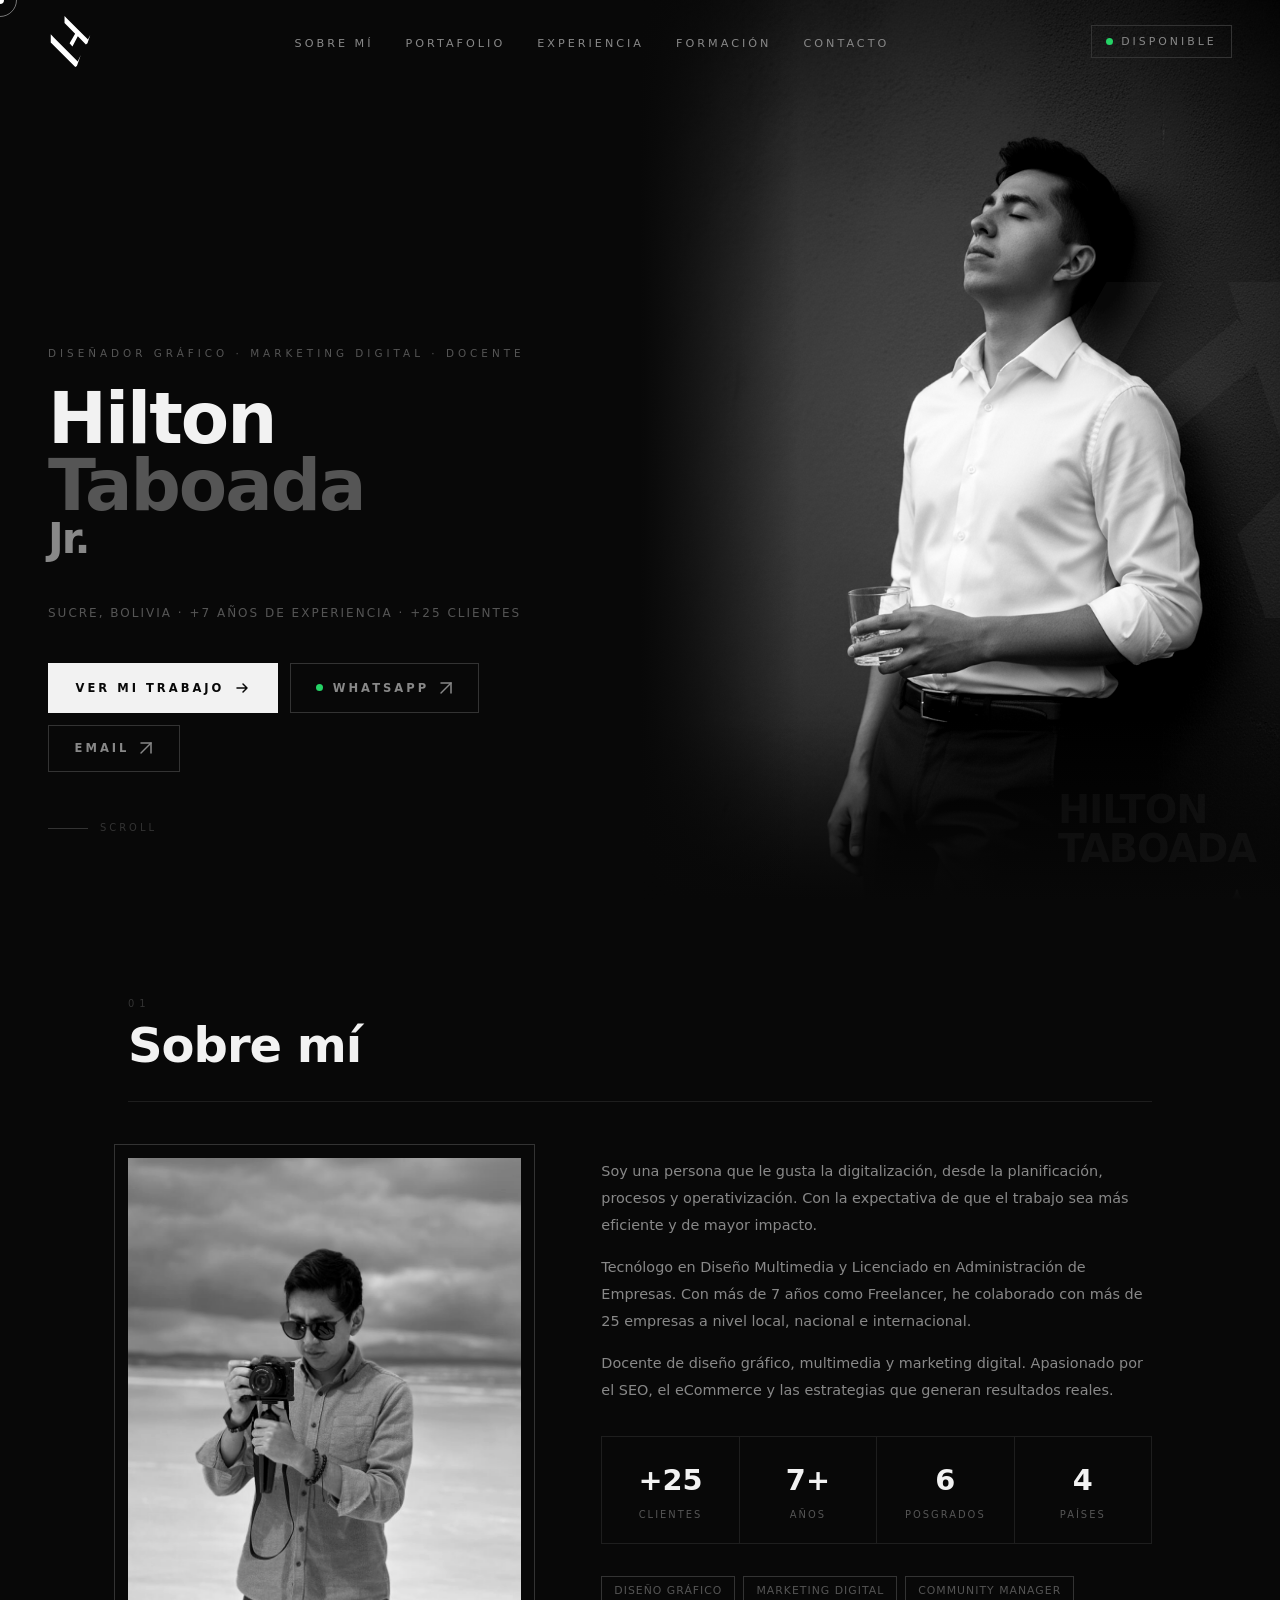
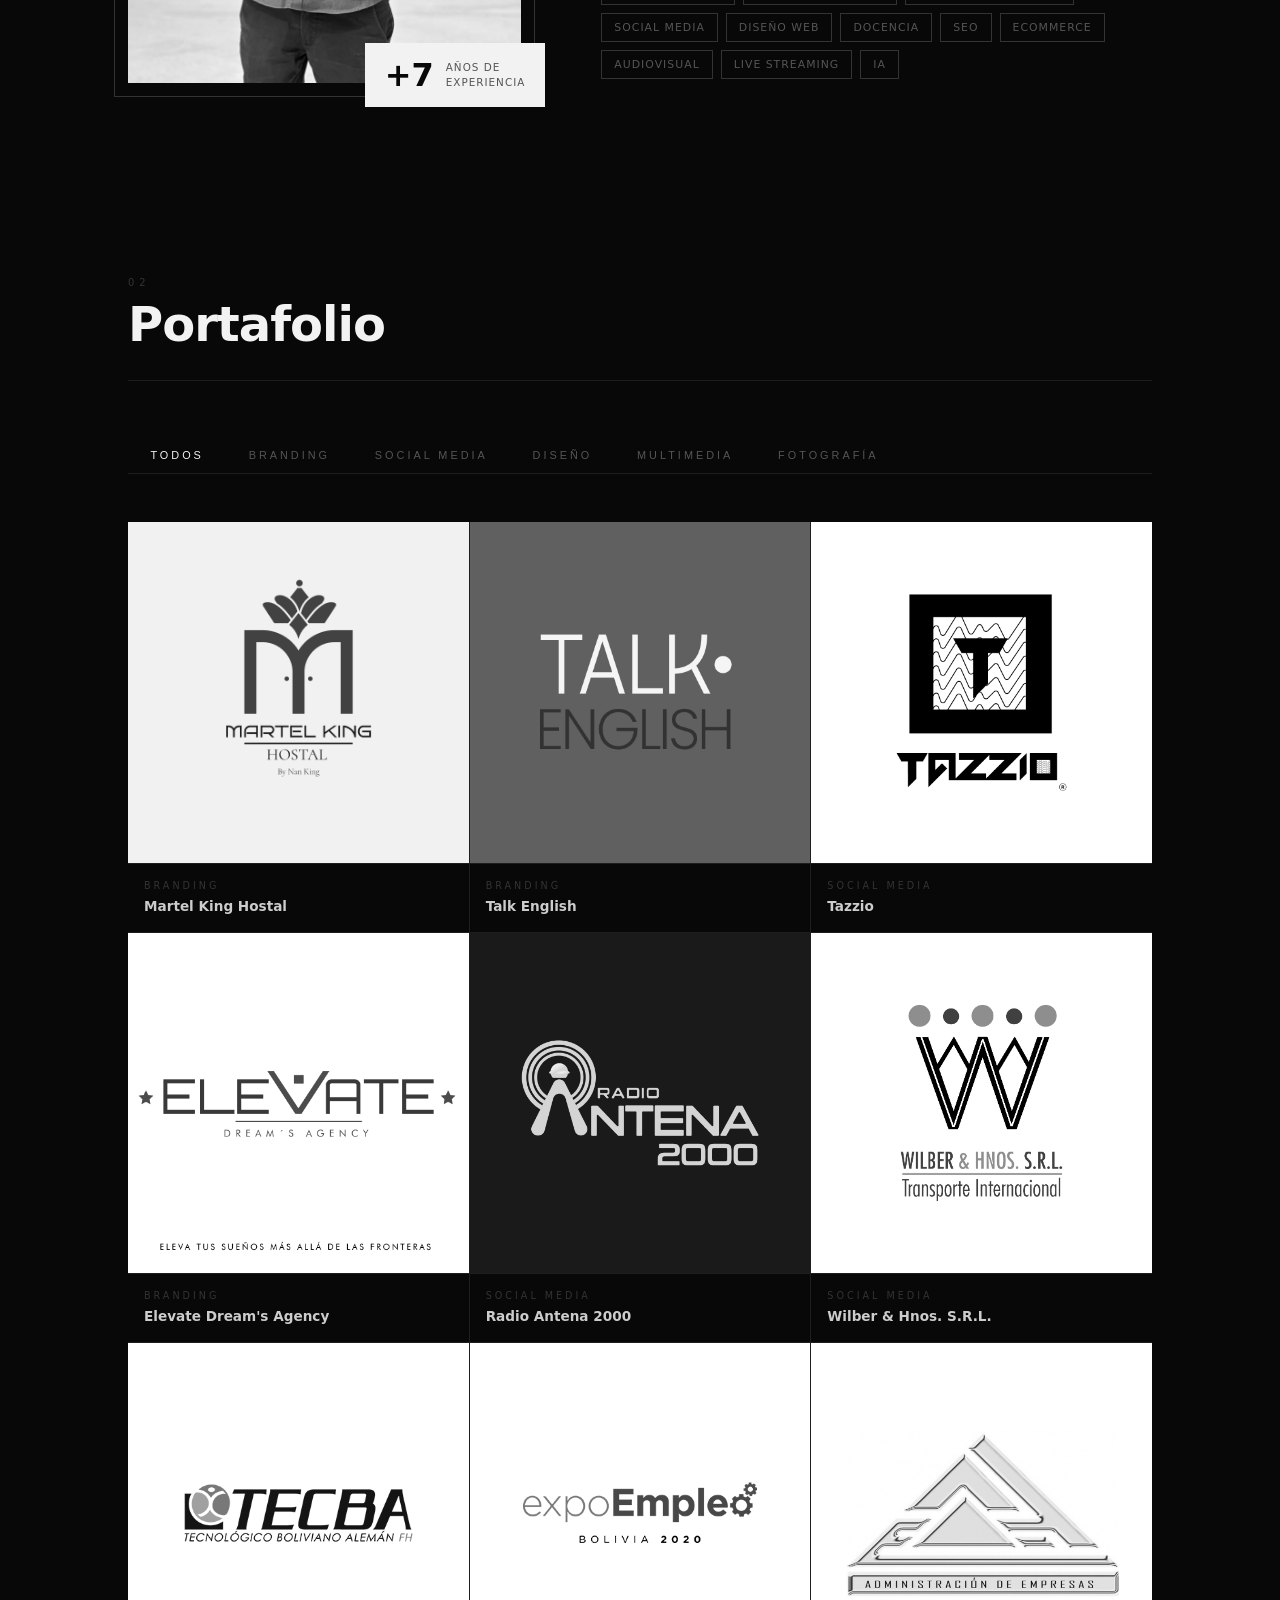
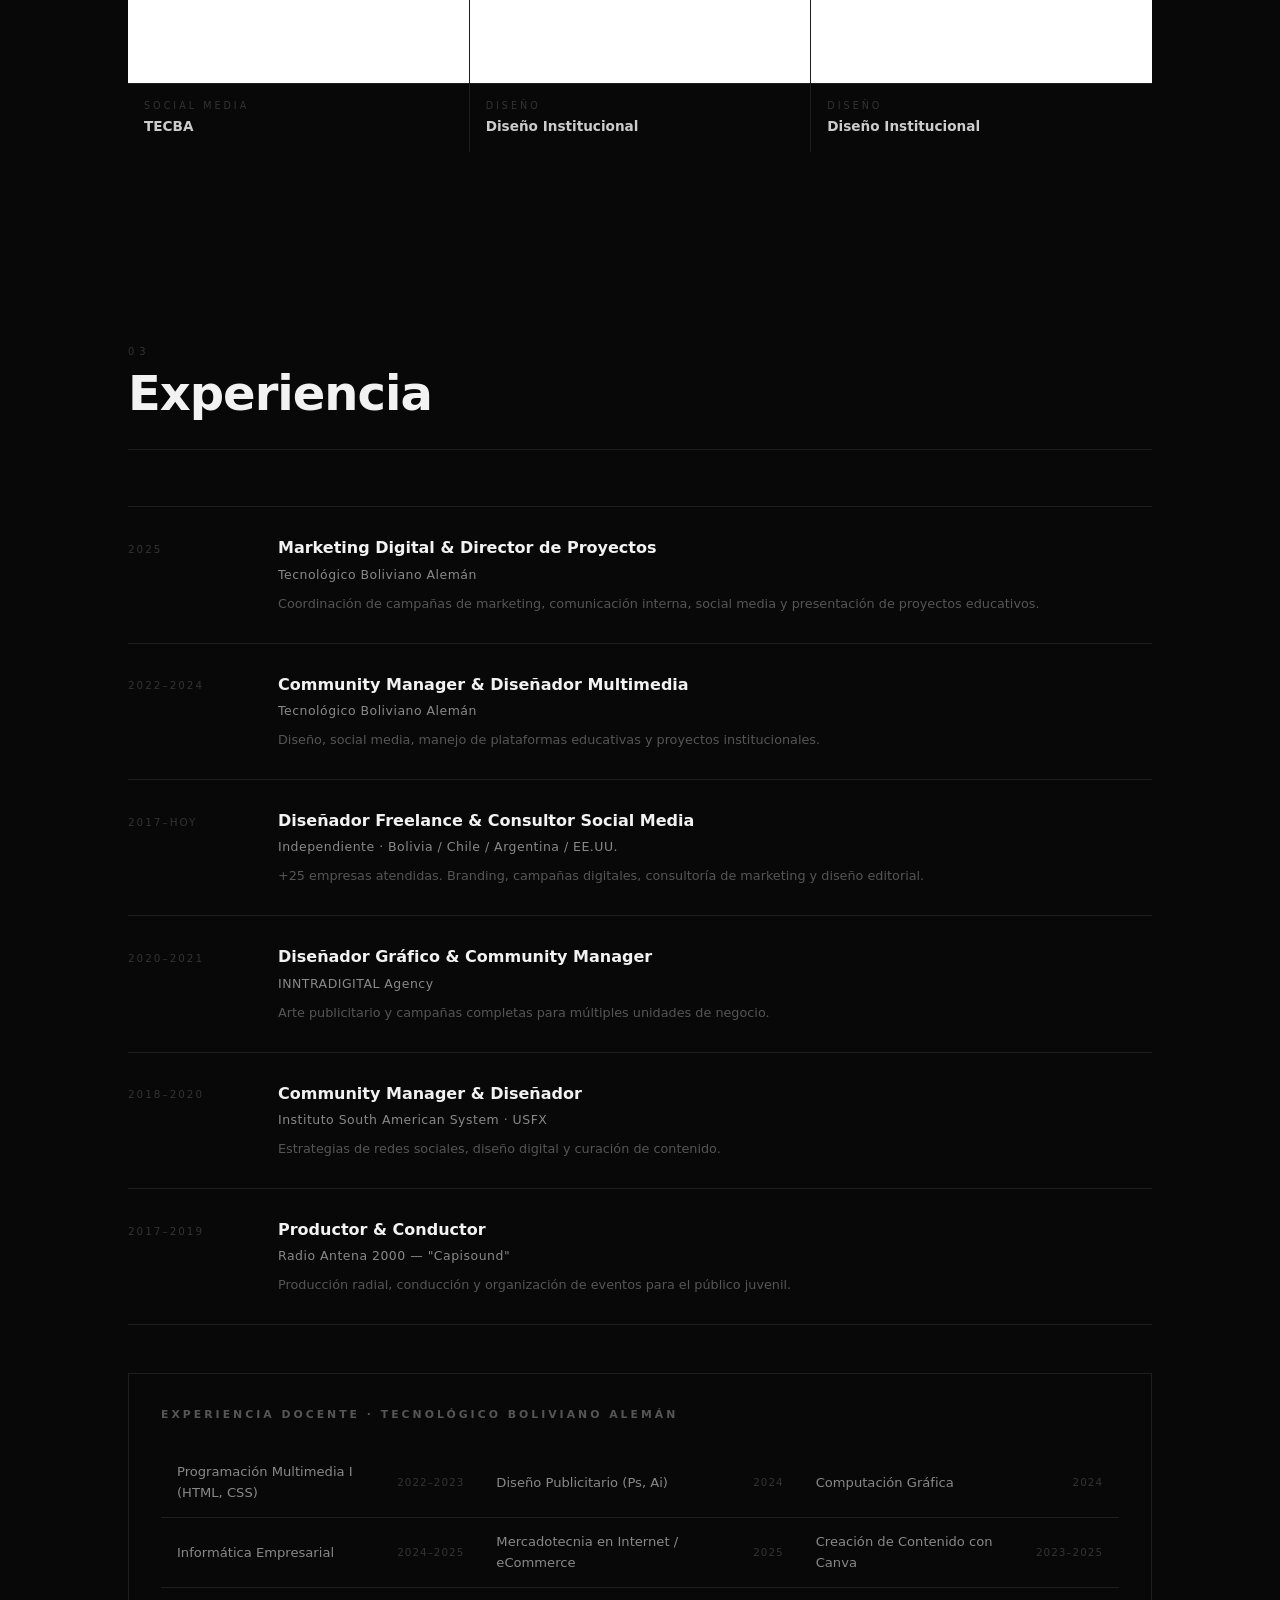
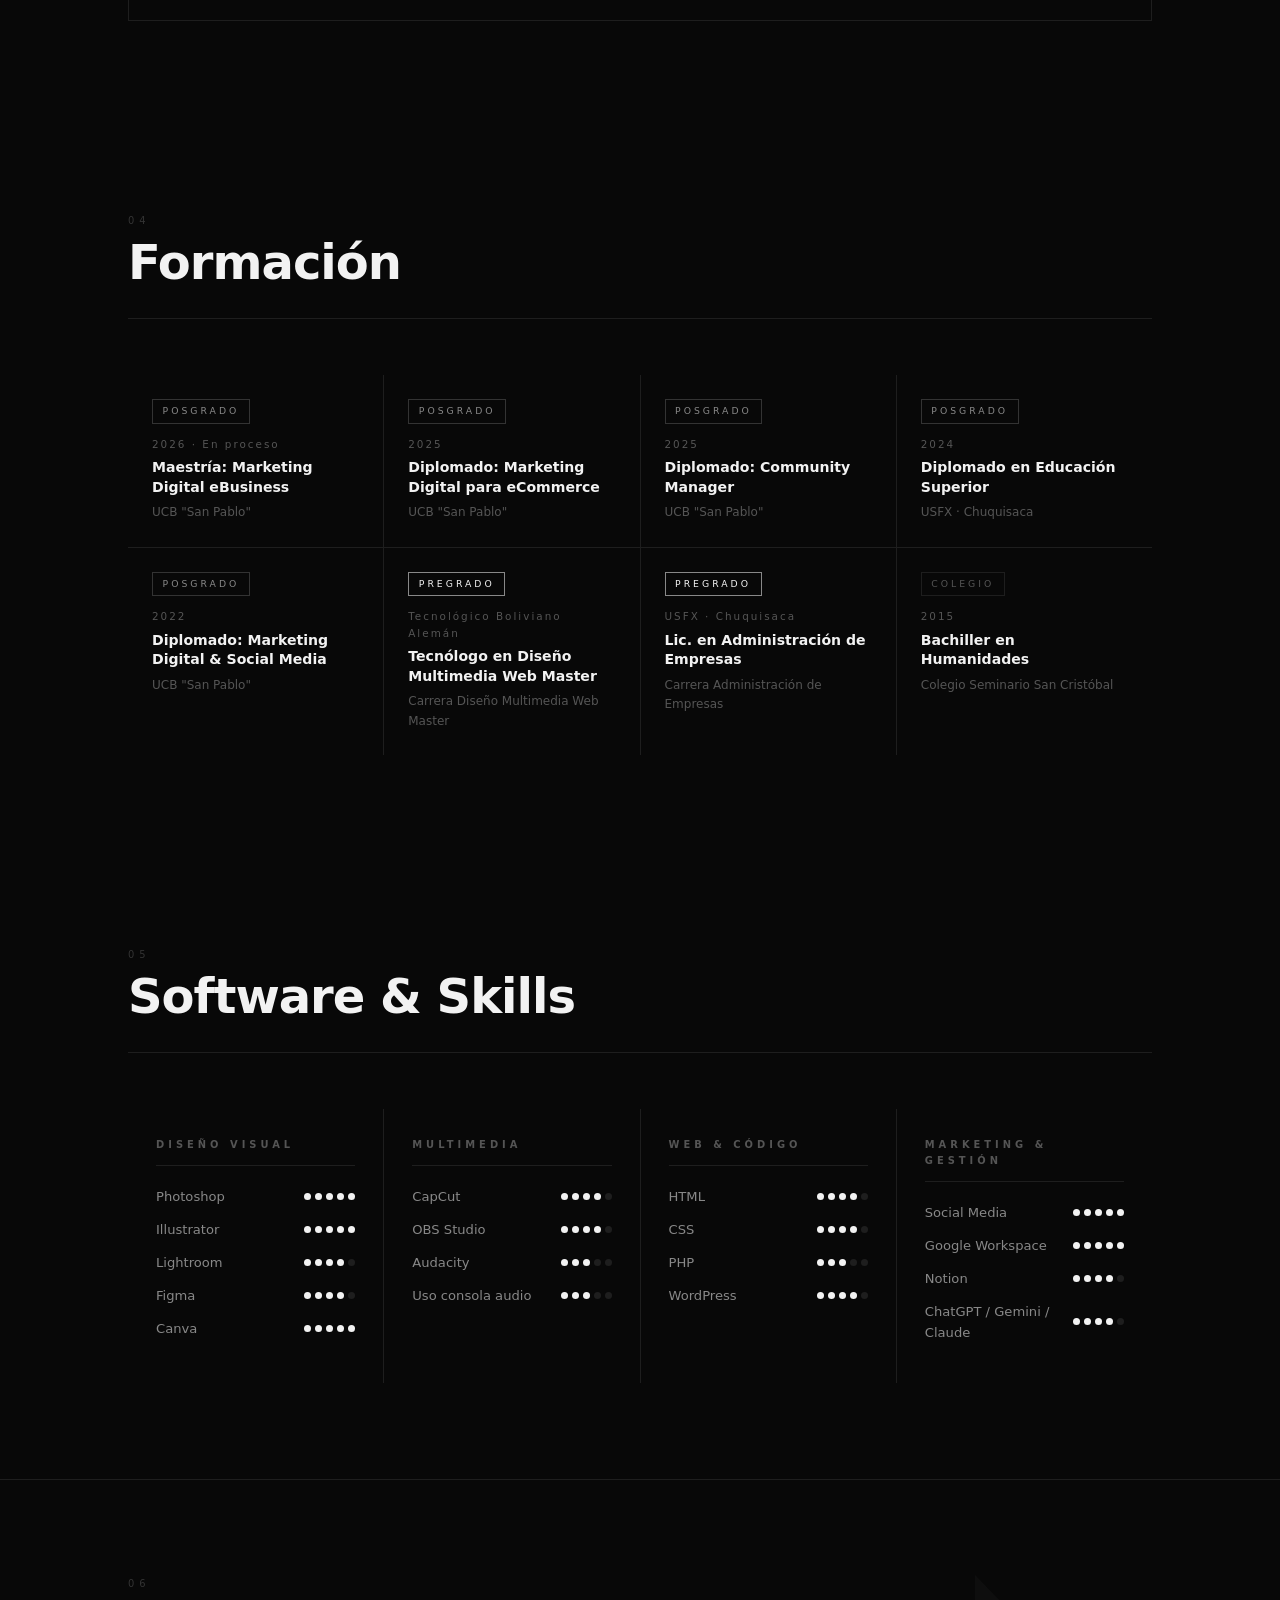
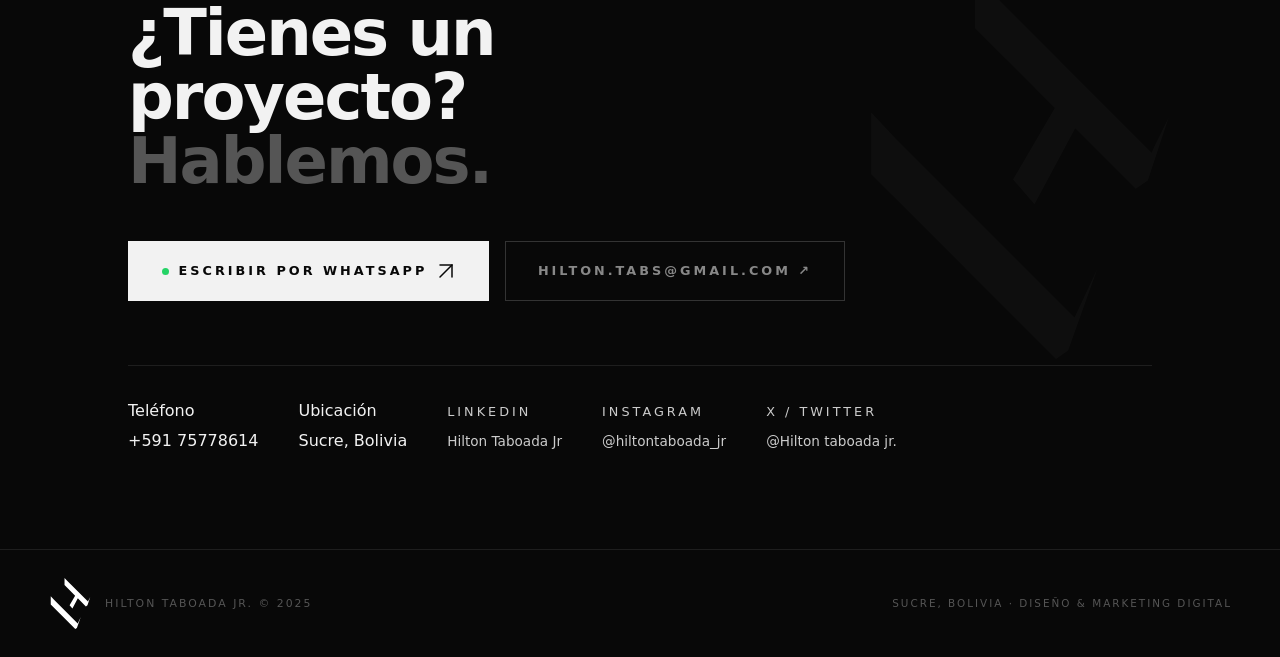
<file: index.html>
<!DOCTYPE html>
<html lang="es">
<head>
  <meta charset="UTF-8" />
  <meta name="viewport" content="width=device-width, initial-scale=1.0" />
  <title>Hilton Taboada Jr. — Diseñador & Marketing Digital</title>
  <link rel="stylesheet" href="portfolio_css.css" />
  <!-- Reemplaza con tu favicon: -->
  <link rel="icon" type="image/png" href="assets/logohilton.svg">
</head>
<body>

  <!-- ═══════════════════════════ CURSOR ═══════════════════════════ -->
  <div id="cur"></div>
  <div id="cur2"></div>

  <!-- ═══════════════════════════ NAV ═══════════════════════════ -->
  <nav id="navbar">
    <a href="#hero" class="nav-logo" aria-label="Inicio">
      <img class="logo-svg" src="assets/logohilton.svg" alt="">
    </a>
    <ul class="nav-links">
      <li><a href="#about">Sobre mí</a></li>
      <li><a href="#portfolio">Portafolio</a></li>
      <li><a href="#experience">Experiencia</a></li>
      <li><a href="#education">Formación</a></li>
      <li><a href="#contact">Contacto</a></li>
    </ul>
    <a href="https://wa.me/59175778614?text=Hola%20Hilton%2C%20vi%20tu%20portafolio%20y%20quiero%20trabajar%20contigo." target="_blank" class="nav-cta">
      <span class="wa-pulse"></span> Disponible
    </a>
  </nav>

  <!-- ═══════════════════════════ HERO ═══════════════════════════ -->
  <section id="hero">
    <div class="hero-left">
      <span class="eyebrow">Diseñador Gráfico · Marketing Digital · Docente</span>
      <h1 class="hero-name">
        Hilton<br>
        <em>Taboada</em><br>
        <span class="hero-jr">Jr.</span>
      </h1>
      <p class="hero-sub">Sucre, Bolivia · +7 años de experiencia · +25 clientes</p>
      <div class="hero-ctas">
        <a href="#portfolio" class="btn-primary">
          <span>Ver mi trabajo</span>
          <svg width="16" height="16" viewBox="0 0 16 16"><path d="M3 8h10M9 4l4 4-4 4" stroke="currentColor" stroke-width="1.5" stroke-linecap="round" stroke-linejoin="round" fill="none"/></svg>
        </a>
        <a href="https://wa.me/59175778614?text=Hola%20Hilton%2C%20vi%20tu%20portafolio%20y%20quiero%20trabajar%20contigo." target="_blank" class="btn-wa">
          <span class="wa-pulse"></span>
          <span>WhatsApp</span>
          <svg width="14" height="14" viewBox="0 0 14 14"><path d="M2 2h10v10" stroke="currentColor" stroke-width="1.5" stroke-linecap="round" fill="none"/><path d="M12 2L2 12" stroke="currentColor" stroke-width="1.5" stroke-linecap="round"/></svg>
        </a>
        <a href="mailto:hilton.tabs@gmail.com" class="btn-ghost">
          <span>Email</span>
          <svg width="14" height="14" viewBox="0 0 14 14"><path d="M2 2h10v10" stroke="currentColor" stroke-width="1.5" stroke-linecap="round" fill="none"/><path d="M12 2L2 12" stroke="currentColor" stroke-width="1.5" stroke-linecap="round"/></svg>
        </a>
      </div>
      <div class="scroll-indicator">
        <div class="scroll-line"></div>
        <span>Scroll</span>
      </div>
    </div>

    <div class="hero-right">
      <div class="hero-photo-wrap">
        <img
          src="assets/hiltonia.png"
          alt="Hilton Taboada Jr."
          class="hero-photo"
          onerror="this.parentElement.classList.add('photo-placeholder')"
        />
        <div class="photo-overlay-text">HILTON<br>TABOADA</div>
      </div>
      <!-- Logo grande decorativo fondo -->
      <div class="hero-logo-bg" aria-hidden="true">
        <svg viewBox="0 0 60 72" fill="none" xmlns="http://www.w3.org/2000/svg">
          <polygon points="0,18 10,0 22,0 8,24" fill="white"/>
          <polygon points="2,30 16,54 6,72 0,72 0,42" fill="white"/>
          <polygon points="14,28 38,8 44,16 20,36" fill="white"/>
          <polygon points="36,0 48,0 60,36 48,36" fill="white"/>
          <polygon points="50,42 60,42 60,72 44,72 38,54" fill="white"/>
        </svg>
      </div>
    </div>
  </section>

  <!-- ═══════════════════════════ ABOUT ═══════════════════════════ -->
  <section id="about" class="section">
    <div class="sec-header reveal">
      <span class="sec-num">01</span>
      <h2 class="sec-title">Sobre mí</h2>
      <div class="sec-rule"></div>
    </div>

    <div class="about-grid">
      <!-- FOTO ABOUT -->
      <div class="about-photo-wrap reveal">
        <img
          src="assets/hilton uyuni camara.jpg"
          alt="Hilton Taboada Jr."
          class="about-photo"
          onerror="this.parentElement.classList.add('photo-placeholder')"
        />
        <div class="about-photo-frame"></div>
        <div class="about-photo-badge">
          <span class="badge-num">+7</span>
          <span class="badge-txt">años de<br>experiencia</span>
        </div>
      </div>

      <div class="about-content reveal">
        <p>Soy una persona que le gusta la digitalización, desde la planificación, procesos y operativización. Con la expectativa de que el trabajo sea más eficiente y de mayor impacto.</p>
        <p>Tecnólogo en Diseño Multimedia y Licenciado en Administración de Empresas. Con más de 7 años como Freelancer, he colaborado con más de 25 empresas a nivel local, nacional e internacional.</p>
        <p>Docente de diseño gráfico, multimedia y marketing digital. Apasionado por el SEO, el eCommerce y las estrategias que generan resultados reales.</p>

        <div class="stats-grid">
          <div class="stat"><span class="stat-n">+25</span><span class="stat-l">Clientes</span></div>
          <div class="stat"><span class="stat-n">7+</span><span class="stat-l">Años</span></div>
          <div class="stat"><span class="stat-n">6</span><span class="stat-l">Posgrados</span></div>
          <div class="stat"><span class="stat-n">4</span><span class="stat-l">Países</span></div>
        </div>

        <div class="tags">
          <span class="tag">Diseño Gráfico</span>
          <span class="tag">Marketing Digital</span>
          <span class="tag">Community Manager</span>
          <span class="tag">Social Media</span>
          <span class="tag">Diseño Web</span>
          <span class="tag">Docencia</span>
          <span class="tag">SEO</span>
          <span class="tag">eCommerce</span>
          <span class="tag">Audiovisual</span>
          <span class="tag">Live Streaming</span>
          <span class="tag">IA</span>
        </div>
      </div>
    </div>
  </section>

  <!-- ═══════════════════════════ PORTFOLIO ═══════════════════════════ -->
  <section id="portfolio" class="section">
    <div class="sec-header reveal">
      <span class="sec-num">02</span>
      <h2 class="sec-title">Portafolio</h2>
      <div class="sec-rule"></div>
    </div>

    <div class="port-filters reveal">
      <button class="pf active" data-filter="all">Todos</button>
      <button class="pf" data-filter="branding">Branding</button>
      <button class="pf" data-filter="social">Social Media</button>
      <button class="pf" data-filter="Diseño">Diseño</button>
      <button class="pf" data-filter="multimedia">Multimedia</button>
      <button class="pf" data-filter="fotografia">Fotografía</button>
    </div>

    <!--
      ╔══════════════════════════════════════════════════════════╗
      ║  GALERÍA DE PROYECTOS                                    ║
      ║  Cada .port-card tiene:                                  ║
      ║    data-cat="branding|social|web|multimedia"             ║
      ║    <img src="assets/proyectos/nombre.jpg">               ║
      ║  Tamaño de imagen recomendado: 600×600px (1:1)           ║
      ╚══════════════════════════════════════════════════════════╝
    -->
    <div class="port-grid reveal" id="port-grid">

      <div class="port-card" data-cat="branding" data-id="martel-king">
        <div class="port-img-wrap">
          <img src="assets/proyectos/Martel/Martel Logo I.png" alt="Martel King Hostal" onerror="this.parentElement.classList.add('img-placeholder')" data-label="Martel King — Branding" />
          <div class="port-hover">
            <span class="ph-cat">Branding</span>
            <span class="ph-title">Martel King Hostal</span>
            <span class="ph-desc">Branding completo para hostal boutique</span>
          </div>
        </div>
        <div class="port-info">
          <span class="pi-cat">Branding</span>
          <span class="pi-title">Martel King Hostal</span>
        </div>
      </div>

      <div class="port-card" data-cat="branding" data-id="talk-english">
        <div class="port-img-wrap">
          <img src="assets/proyectos/Talk - English/Perfil Talk.png" alt="Talk English" onerror="this.parentElement.classList.add('img-placeholder')" data-label="Talk English — Branding" />
          <div class="port-hover">
            <span class="ph-cat">Branding</span>
            <span class="ph-title">Talk English</span>
            <span class="ph-desc">Identidad visual para academia de inglés</span>
          </div>
        </div>
        <div class="port-info">
          <span class="pi-cat">Branding</span>
          <span class="pi-title">Talk English</span>
        </div>
      </div>

      <div class="port-card" data-cat="branding" data-id="tazzio">
        <div class="port-img-wrap">
          <img src="assets/proyectos/Tazzio/tazzio logo.png" alt="tazzio" onerror="this.parentElement.classList.add('img-placeholder')" data-label="tazzio — Branding" />
          <div class="port-hover">
            <span class="ph-cat">Branding</span>
            <span class="ph-title">Tazzio</span>
            <span class="ph-desc">Campaña de posts y contenido digital</span>
          </div>
        </div>
        <div class="port-info">
          <span class="pi-cat">Social Media</span>
          <span class="pi-title">Tazzio</span>
        </div>
      </div>

      <div class="port-card" data-cat="branding" data-id="elevate">
        <div class="port-img-wrap">
          <img src="assets/proyectos/Elevate/Perfil Elevate.png" alt="Elevate Dream's Agency" onerror="this.parentElement.classList.add('img-placeholder')" data-label="Elevate — Branding" />
          <div class="port-hover">
            <span class="ph-cat">Branding</span>
            <span class="ph-title">Elevate Dream's Agency</span>
            <span class="ph-desc">Arte publicitario para agencia creativa</span>
          </div>
        </div>
        <div class="port-info">
          <span class="pi-cat">Branding</span>
          <span class="pi-title">Elevate Dream's Agency</span>
        </div>
      </div>

      <div class="port-card" data-cat="social" data-id="antena-2000">
        <div class="port-img-wrap">
          <img src="assets/proyectos/radio/radio antena.png" alt="Radio Antena 2000" onerror="this.parentElement.classList.add('img-placeholder')" data-label="Radio Antena 2000 — Social" />
          <div class="port-hover">
            <span class="ph-cat">Social Media</span>
            <span class="ph-title">Radio Antena 2000</span>
            <span class="ph-desc">Gestión y diseño de contenido radial</span>
          </div>
        </div>
        <div class="port-info">
          <span class="pi-cat">Social Media</span>
          <span class="pi-title">Radio Antena 2000</span>
        </div>
      </div>

      <div class="port-card" data-cat="social" data-id="wilber">
        <div class="port-img-wrap">
          <img src="assets/proyectos/Wilber/wilberlogo.jpg" alt="Wilber & Hnos." onerror="this.parentElement.classList.add('img-placeholder')" data-label="Wilber & Hnos. — Social" />
          <div class="port-hover">
            <span class="ph-cat">Social Media</span>
            <span class="ph-title">Wilber & Hnos. S.R.L.</span>
            <span class="ph-desc">Diseño para empresa de transporte</span>
          </div>
        </div>
        <div class="port-info">
          <span class="pi-cat">Social Media</span>
          <span class="pi-title">Wilber & Hnos. S.R.L.</span>
        </div>
      </div>

      <div class="port-card" data-cat="social" data-id="tecba">
        <div class="port-img-wrap">
          <img src="assets/proyectos/tecba/logo tecba.png" alt="TECBA" onerror="this.parentElement.classList.add('img-placeholder')" data-label="TECBA — Social" />
          <div class="port-hover">
            <span class="ph-cat">Social Media</span>
            <span class="ph-title">TECBA</span>
            <span class="ph-desc">Marketing Digital Integral</span>
          </div>
        </div>
        <div class="port-info">
          <span class="pi-cat">Social Media</span>
          <span class="pi-title">TECBA</span>
        </div>
      </div>

      <div class="port-card" data-cat="Diseño" data-id="expoempleo">
        <div class="port-img-wrap">
          <img src="assets/proyectos/expoempleo/logo.png" alt="Diseño" onerror="this.parentElement.classList.add('img-placeholder')" data-label="Diseño Publicitario" />
          <div class="port-hover">
            <span class="ph-cat">Diseño Publicitario</span>
            <span class="ph-title">ExpoEmpleo Bolivia</span>
            <span class="ph-desc">Creatividad y presencia digital</span>
          </div>
        </div>
        <div class="port-info">
          <span class="pi-cat">Diseño</span>
          <span class="pi-title">Diseño Institucional</span>
        </div>
      </div>

      <div class="port-card" data-cat="Diseño" data-id="adm">
        <div class="port-img-wrap">
          <img src="assets/proyectos/adm/logo.jpg" alt="Diseño" onerror="this.parentElement.classList.add('img-placeholder')" data-label="Diseño Publicitario" />
          <div class="port-hover">
            <span class="ph-cat">Diseño Intitucional</span>
            <span class="ph-title">Administración de Empresas USFX</span>
            <span class="ph-desc">Creatividad y presencia digital</span>
          </div>
        </div>
        <div class="port-info">
          <span class="pi-cat">Diseño</span>
          <span class="pi-title">Diseño Institucional</span>
        </div>
      </div>

      <!-- ══ AGREGAR MÁS PROYECTOS AQUÍ ══
      <div class="port-card" data-cat="branding">
        <div class="port-img-wrap">
          <img src="assets/proyectos/tu-proyecto.jpg" alt="Nombre proyecto" onerror="this.parentElement.classList.add('img-placeholder')" data-label="Nombre — Categoría" />
          <div class="port-hover">
            <span class="ph-cat">Categoría</span>
            <span class="ph-title">Nombre del proyecto</span>
            <span class="ph-desc">Descripción breve</span>
          </div>
        </div>
        <div class="port-info">
          <span class="pi-cat">Categoría</span>
          <span class="pi-title">Nombre del proyecto</span>
        </div>
      </div>
      ══ FIN PROYECTOS ══ -->

    </div>
  </section>

  <!-- ═══════════════════════════ EXPERIENCE ═══════════════════════════ -->
  <section id="experience" class="section">
    <div class="sec-header reveal">
      <span class="sec-num">03</span>
      <h2 class="sec-title">Experiencia</h2>
      <div class="sec-rule"></div>
    </div>

    <div class="exp-list reveal">
      <div class="exp-item">
        <div class="exp-left">
          <span class="exp-period">2025</span>
        </div>
        <div class="exp-right">
          <h3 class="exp-role">Marketing Digital & Director de Proyectos</h3>
          <p class="exp-org">Tecnológico Boliviano Alemán</p>
          <p class="exp-desc">Coordinación de campañas de marketing, comunicación interna, social media y presentación de proyectos educativos.</p>
        </div>
      </div>

      <div class="exp-item">
        <div class="exp-left">
          <span class="exp-period">2022–2024</span>
        </div>
        <div class="exp-right">
          <h3 class="exp-role">Community Manager & Diseñador Multimedia</h3>
          <p class="exp-org">Tecnológico Boliviano Alemán</p>
          <p class="exp-desc">Diseño, social media, manejo de plataformas educativas y proyectos institucionales.</p>
        </div>
      </div>

      <div class="exp-item">
        <div class="exp-left">
          <span class="exp-period">2017–Hoy</span>
        </div>
        <div class="exp-right">
          <h3 class="exp-role">Diseñador Freelance & Consultor Social Media</h3>
          <p class="exp-org">Independiente · Bolivia / Chile / Argentina / EE.UU.</p>
          <p class="exp-desc">+25 empresas atendidas. Branding, campañas digitales, consultoría de marketing y diseño editorial.</p>
        </div>
      </div>

      <div class="exp-item">
        <div class="exp-left">
          <span class="exp-period">2020–2021</span>
        </div>
        <div class="exp-right">
          <h3 class="exp-role">Diseñador Gráfico & Community Manager</h3>
          <p class="exp-org">INNTRADIGITAL Agency</p>
          <p class="exp-desc">Arte publicitario y campañas completas para múltiples unidades de negocio.</p>
        </div>
      </div>

      <div class="exp-item">
        <div class="exp-left">
          <span class="exp-period">2018–2020</span>
        </div>
        <div class="exp-right">
          <h3 class="exp-role">Community Manager & Diseñador</h3>
          <p class="exp-org">Instituto South American System · USFX</p>
          <p class="exp-desc">Estrategias de redes sociales, diseño digital y curación de contenido.</p>
        </div>
      </div>

      <div class="exp-item">
        <div class="exp-left">
          <span class="exp-period">2017–2019</span>
        </div>
        <div class="exp-right">
          <h3 class="exp-role">Productor & Conductor</h3>
          <p class="exp-org">Radio Antena 2000 — "Capisound"</p>
          <p class="exp-desc">Producción radial, conducción y organización de eventos para el público juvenil.</p>
        </div>
      </div>
    </div>

    <!-- DOCENCIA -->
    <div class="docencia-wrap reveal">
      <h3 class="docencia-title">Experiencia Docente · Tecnológico Boliviano Alemán</h3>
      <div class="docencia-grid">
        <div class="doc-item"><span>Programación Multimedia I (HTML, CSS)</span><span class="doc-year">2022–2023</span></div>
        <div class="doc-item"><span>Diseño Publicitario (Ps, Ai)</span><span class="doc-year">2024</span></div>
        <div class="doc-item"><span>Computación Gráfica</span><span class="doc-year">2024</span></div>
        <div class="doc-item"><span>Informática Empresarial</span><span class="doc-year">2024–2025</span></div>
        <div class="doc-item"><span>Mercadotecnia en Internet / eCommerce</span><span class="doc-year">2025</span></div>
        <div class="doc-item"><span>Creación de Contenido con Canva</span><span class="doc-year">2023–2025</span></div>
      </div>
    </div>
  </section>

  <!-- ═══════════════════════════ EDUCATION ═══════════════════════════ -->
  <section id="education" class="section">
    <div class="sec-header reveal">
      <span class="sec-num">04</span>
      <h2 class="sec-title">Formación</h2>
      <div class="sec-rule"></div>
    </div>

    <div class="edu-grid reveal">
      <div class="edu-card level-pos">
        <span class="edu-level">Posgrado</span>
        <span class="edu-year">2026 · En proceso</span>
        <h4 class="edu-deg">Maestría: Marketing Digital eBusiness</h4>
        <p class="edu-inst">UCB "San Pablo"</p>
      </div>
      <div class="edu-card level-pos">
        <span class="edu-level">Posgrado</span>
        <span class="edu-year">2025</span>
        <h4 class="edu-deg">Diplomado: Marketing Digital para eCommerce</h4>
        <p class="edu-inst">UCB "San Pablo"</p>
      </div>
      <div class="edu-card level-pos">
        <span class="edu-level">Posgrado</span>
        <span class="edu-year">2025</span>
        <h4 class="edu-deg">Diplomado: Community Manager</h4>
        <p class="edu-inst">UCB "San Pablo"</p>
      </div>
      <div class="edu-card level-pos">
        <span class="edu-level">Posgrado</span>
        <span class="edu-year">2024</span>
        <h4 class="edu-deg">Diplomado en Educación Superior</h4>
        <p class="edu-inst">USFX · Chuquisaca</p>
      </div>
      <div class="edu-card level-pos">
        <span class="edu-level">Posgrado</span>
        <span class="edu-year">2022</span>
        <h4 class="edu-deg">Diplomado: Marketing Digital & Social Media</h4>
        <p class="edu-inst">UCB "San Pablo"</p>
      </div>
      <div class="edu-card level-pre">
        <span class="edu-level">Pregrado</span>
        <span class="edu-year">Tecnológico Boliviano Alemán</span>
        <h4 class="edu-deg">Tecnólogo en Diseño Multimedia Web Master</h4>
        <p class="edu-inst">Carrera Diseño Multimedia Web Master</p>
      </div>
      <div class="edu-card level-pre">
        <span class="edu-level">Pregrado</span>
        <span class="edu-year">USFX · Chuquisaca</span>
        <h4 class="edu-deg">Lic. en Administración de Empresas</h4>
        <p class="edu-inst">Carrera Administración de Empresas</p>
      </div>
      <div class="edu-card level-col">
        <span class="edu-level">Colegio</span>
        <span class="edu-year">2015</span>
        <h4 class="edu-deg">Bachiller en Humanidades</h4>
        <p class="edu-inst">Colegio Seminario San Cristóbal</p>
      </div>
    </div>
  </section>

  <!-- ═══════════════════════════ SKILLS ═══════════════════════════ -->
  <section id="skills" class="section">
    <div class="sec-header reveal">
      <span class="sec-num">05</span>
      <h2 class="sec-title">Software & Skills</h2>
      <div class="sec-rule"></div>
    </div>

    <div class="sk-grid reveal">
      <div class="sk-cat">
        <h4 class="sk-title">Diseño Visual</h4>
        <div class="sk-row"><span>Photoshop</span><div class="sk-dots" data-val="5"></div></div>
        <div class="sk-row"><span>Illustrator</span><div class="sk-dots" data-val="5"></div></div>
        <div class="sk-row"><span>Lightroom</span><div class="sk-dots" data-val="4"></div></div>
        <div class="sk-row"><span>Figma</span><div class="sk-dots" data-val="4"></div></div>
        <div class="sk-row"><span>Canva</span><div class="sk-dots" data-val="5"></div></div>
      </div>
      <div class="sk-cat">
        <h4 class="sk-title">Multimedia</h4>
        <div class="sk-row"><span>CapCut</span><div class="sk-dots" data-val="4"></div></div>
        <div class="sk-row"><span>OBS Studio</span><div class="sk-dots" data-val="4"></div></div>
        <div class="sk-row"><span>Audacity</span><div class="sk-dots" data-val="3"></div></div>
        <div class="sk-row"><span>Uso consola audio</span><div class="sk-dots" data-val="3"></div></div>
      </div>
      <div class="sk-cat">
        <h4 class="sk-title">Web & Código</h4>
        <div class="sk-row"><span>HTML</span><div class="sk-dots" data-val="4"></div></div>
        <div class="sk-row"><span>CSS</span><div class="sk-dots" data-val="4"></div></div>
        <div class="sk-row"><span>PHP</span><div class="sk-dots" data-val="3"></div></div>
        <div class="sk-row"><span>WordPress</span><div class="sk-dots" data-val="4"></div></div>
      </div>
      <div class="sk-cat">
        <h4 class="sk-title">Marketing & Gestión</h4>
        <div class="sk-row"><span>Social Media</span><div class="sk-dots" data-val="5"></div></div>
        <div class="sk-row"><span>Google Workspace</span><div class="sk-dots" data-val="5"></div></div>
        <div class="sk-row"><span>Notion</span><div class="sk-dots" data-val="4"></div></div>
        <div class="sk-row"><span>ChatGPT / Gemini / Claude</span><div class="sk-dots" data-val="4"></div></div>
      </div>
    </div>
  </section>

  <!-- ═══════════════════════════ CONTACT ═══════════════════════════ -->
  <section id="contact" class="section contact-section">
    <div class="contact-inner reveal">
      <div class="contact-logo-bg" aria-hidden="true">
        <img class="logo-svg" src="assets/logohilton.svg" alt="Logo de Hilton Taboada Jr.">
      </div>
      <span class="sec-num">06</span>
      <h2 class="contact-big">¿Tienes un<br>proyecto?<br><em>Hablemos.</em></h2>
      <div class="contact-ctas">
        <a href="https://wa.me/59175778614?text=Hola%20Hilton%2C%20vi%20tu%20portafolio%20y%20quiero%20trabajar%20contigo." target="_blank" class="btn-primary btn-lg">
          <span class="wa-pulse"></span>
          <span>Escribir por WhatsApp</span>
          <svg width="18" height="18" viewBox="0 0 18 18"><path d="M3 3h12v12" stroke="currentColor" stroke-width="1.5" stroke-linecap="round" fill="none"/><path d="M15 3L3 15" stroke="currentColor" stroke-width="1.5" stroke-linecap="round"/></svg>
        </a>
        <a href="mailto:hilton.tabs@gmail.com" class="btn-ghost btn-lg">
          hilton.tabs@gmail.com ↗
        </a>
      </div>
      <div class="contact-info-row">
        <div class="ci"><span class="ci-l">Teléfono</span><span class="ci-v">+591 75778614</span></div>
        <div class="ci"><span class="ci-l">Ubicación</span><span class="ci-v">Sucre, Bolivia</span></div>
        <div class="ci"><span class="ci-l"><a href="https://www.linkedin.com/in/hiltontaboada" target="_blank">LinkedIn</a></span><span class="ci-v"><a href="https://www.linkedin.com/in/hiltontaboada" target="_blank">Hilton Taboada Jr</a></span></div>
        <div class="ci"><span class="ci-l"><a href="https://www.instagram.com/hiltontaboada_jr" target="_blank">Instagram</a></span><span class="ci-v"><a href="https://www.instagram.com/hiltontaboada_jr" target="_blank">@hiltontaboada_jr</a></span></div>
        <div class="ci"><span class="ci-l"><a href="https://twitter.com/HiltonTaboada" target="_blank">X / Twitter</a></span><span class="ci-v"><a href="https://twitter.com/HiltonTaboada" target="_blank">@Hilton taboada jr.</a></span></div>
      </div>
    </div>
  </section>

  <!-- ═══════════════════════════ FOOTER ═══════════════════════════ -->
  <footer>
    <div class="footer-logo">
      <img class="logo-svg" src="assets/logohilton.svg" alt="Logo de Hilton Taboada Jr.">
      <span>Hilton Taboada Jr. © 2025</span>
    </div>
    <span class="footer-right">Sucre, Bolivia · Diseño & Marketing Digital</span>
  </footer>
  <script src="datos.js"></script>
  <script src="main.js"></script>
  <script src="proyecto.js"></script>

</body>
</html>
</file>
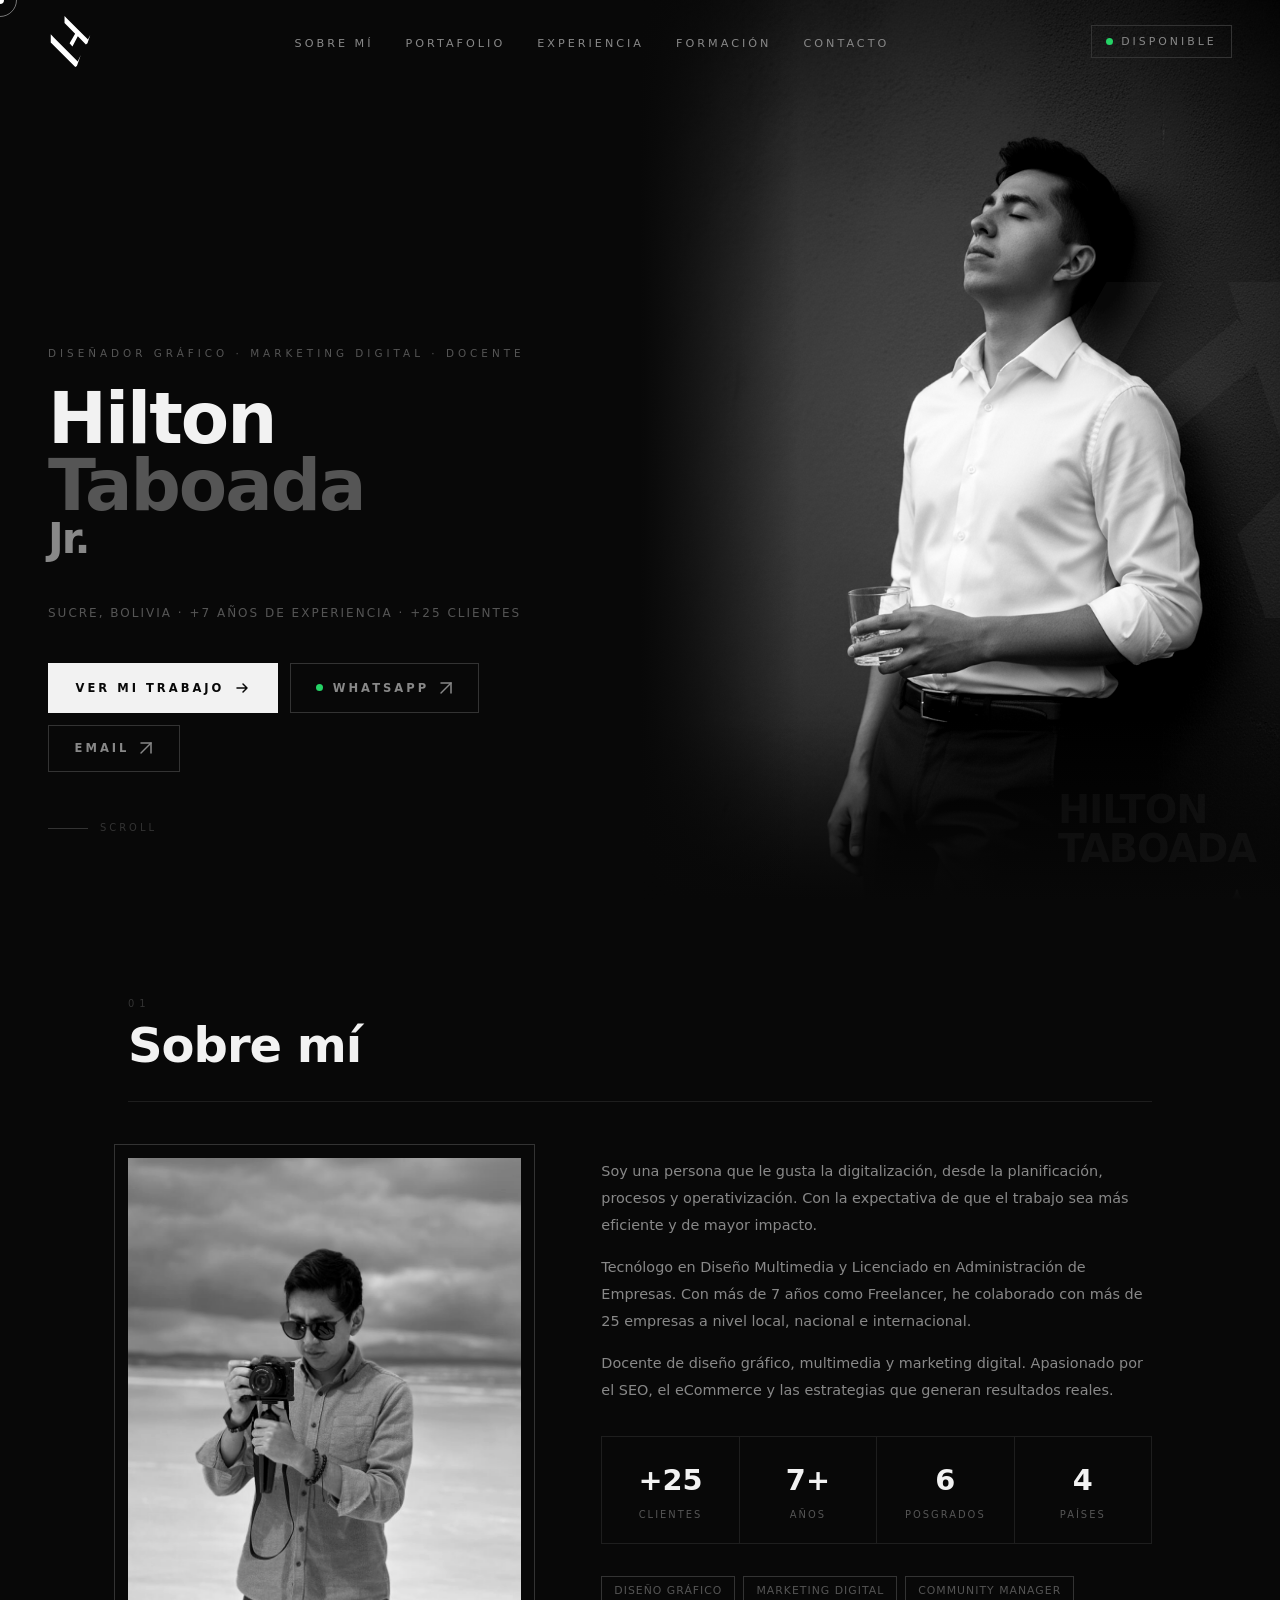
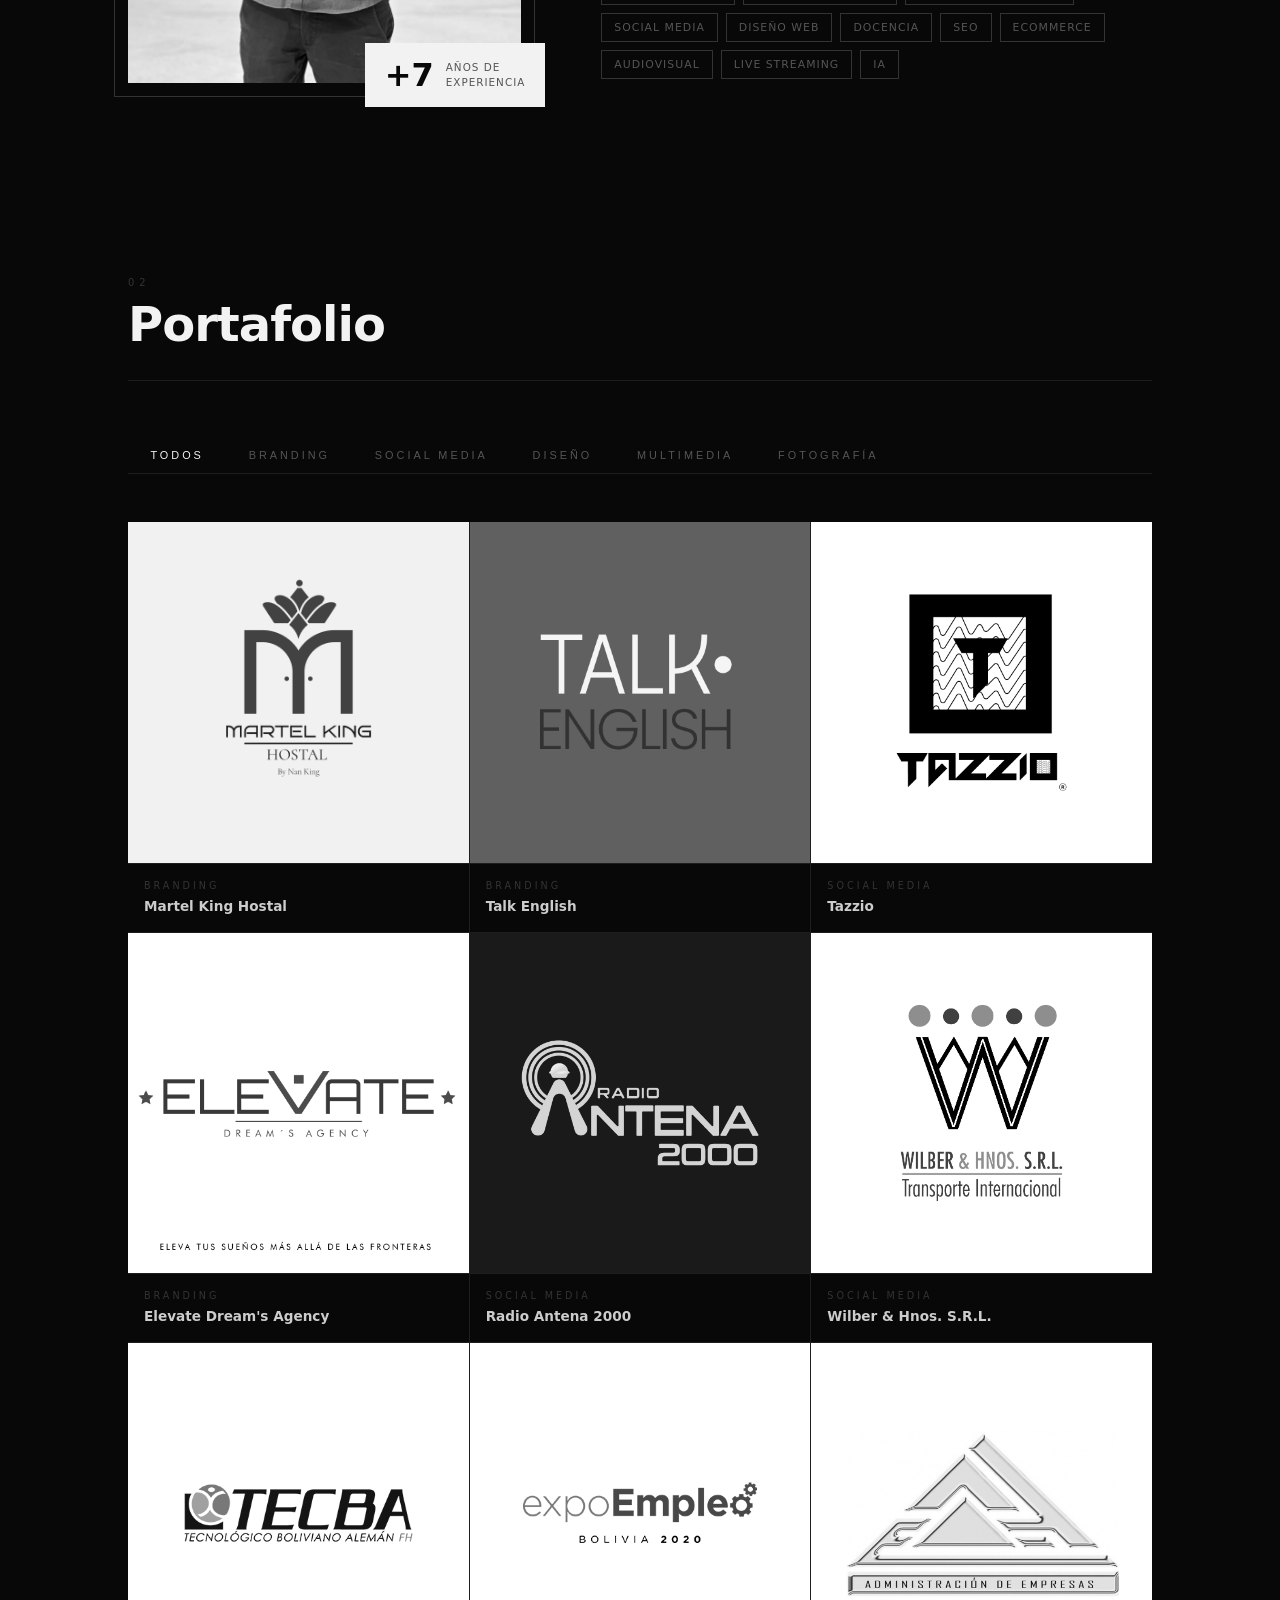
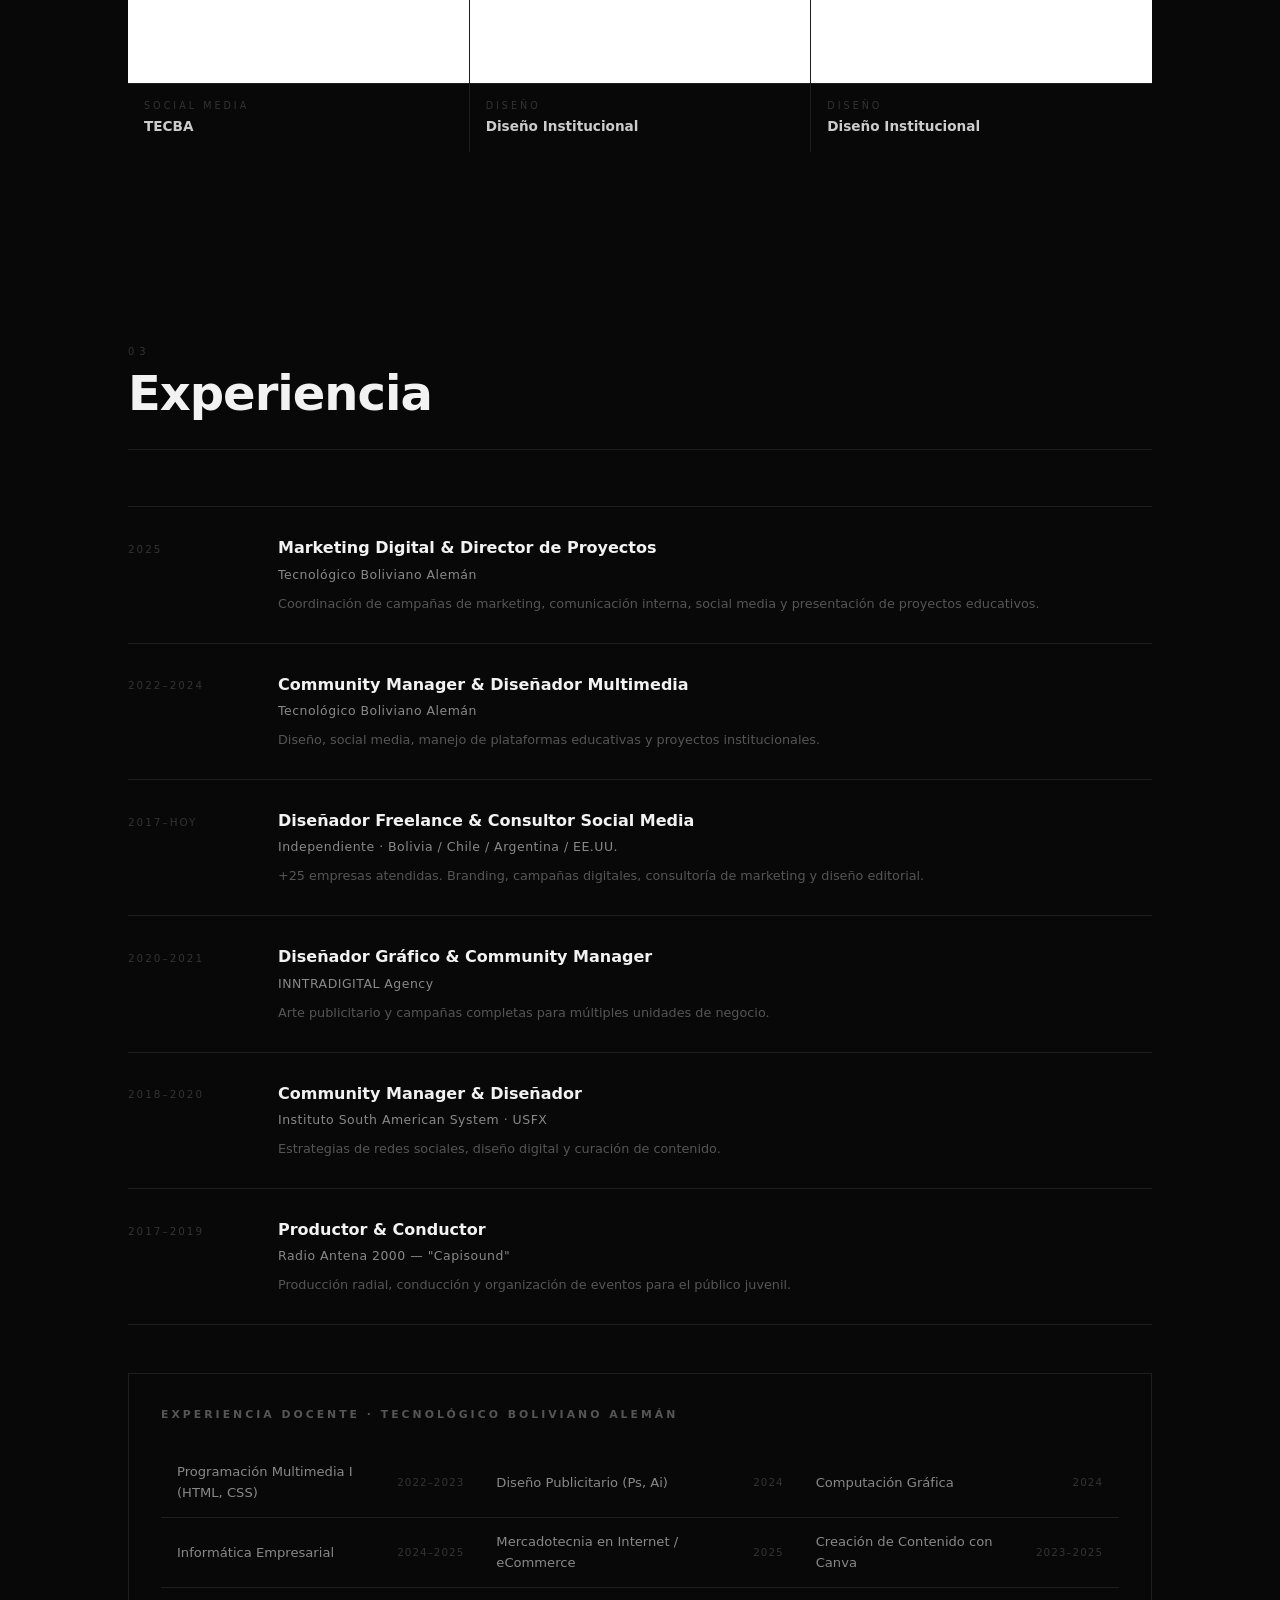
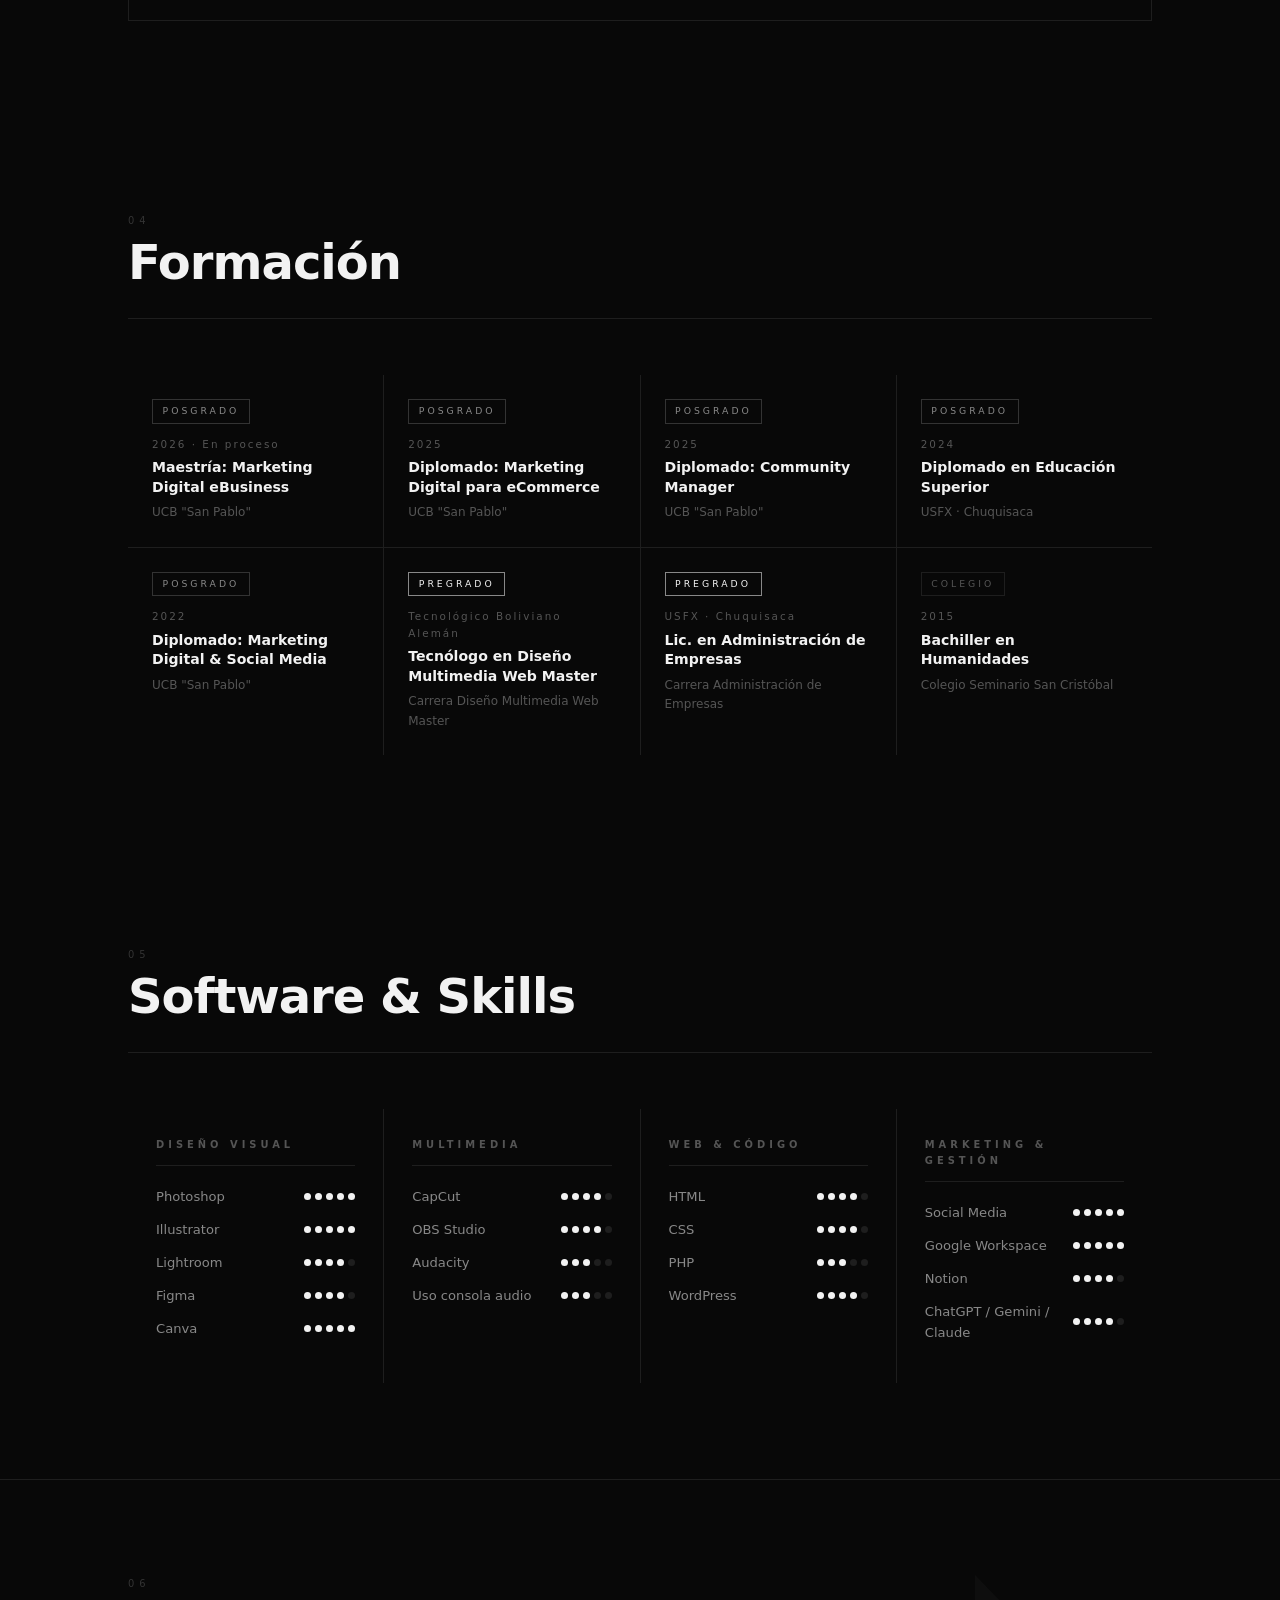
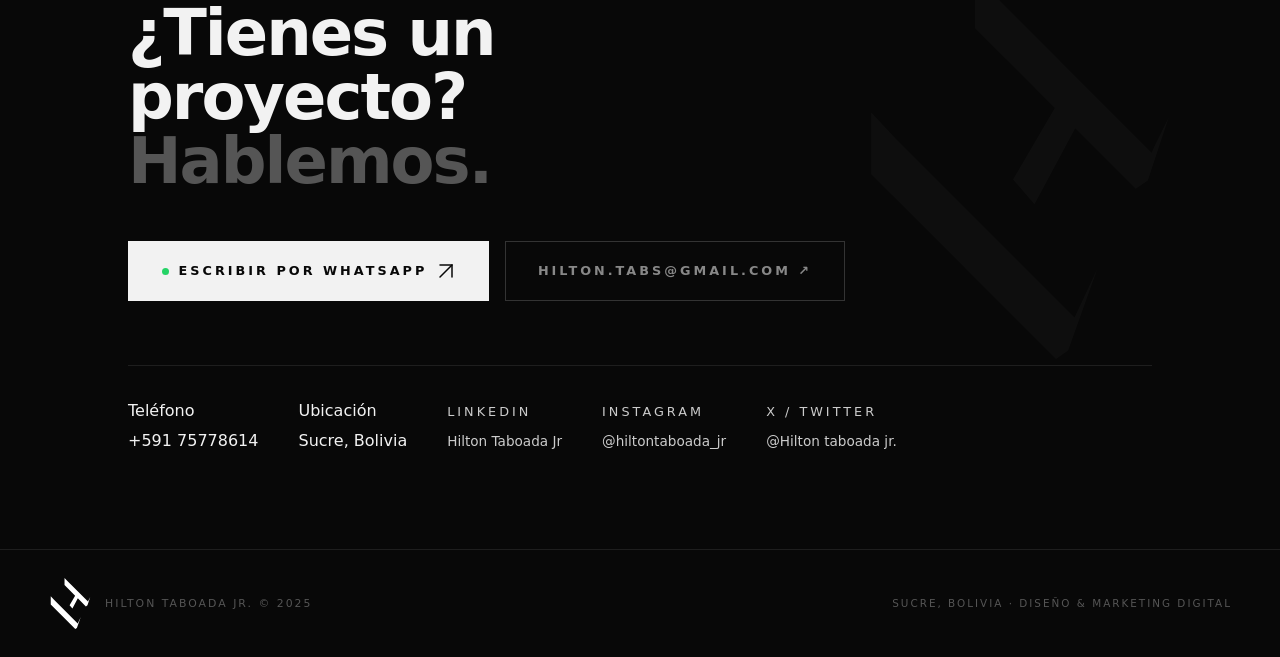
<file: proyecto.html>
<!DOCTYPE html>
<html lang="es">
<head>
  <meta charset="UTF-8" />
  <meta name="viewport" content="width=device-width, initial-scale=1.0" />
  <title>Proyecto — Hilton Taboada Jr.</title>
  <link rel="stylesheet" href="portfolio_css.css" />
  <link rel="stylesheet" href="proyecto_css.css" />
  <link rel="icon" type="image/png" href="assets/logohilton.svg">
</head>
<body class="proyecto-page">

  <div id="cur"></div>
  <div id="cur2"></div>

  <!-- ─── NAV ─── -->
  <nav id="navbar">
    <a href="index.html" class="nav-logo" aria-label="Volver al inicio">
      <img class="logo-svg" src="assets/logohilton.svg" alt="">
    </a>
    <a href="index.html#portfolio" class="nav-back">
      <svg width="16" height="16" viewBox="0 0 16 16" fill="none">
        <path d="M10 3L5 8l5 5" stroke="currentColor" stroke-width="1.5" stroke-linecap="round" stroke-linejoin="round"/>
      </svg>
      Volver al portafolio
    </a>
    <a href="https://wa.me/59175778614?text=Hola%20Hilton%2C%20vi%20tu%20portafolio%20y%20quiero%20trabajar%20contigo." target="_blank" class="nav-cta">
      <span class="wa-pulse"></span> Disponible
    </a>
  </nav>

  <!-- ─── HERO DEL PROYECTO ─── -->
  <section class="proy-hero">
    <div class="proy-hero-img-wrap">
      <!--
        imagen_hero del proyecto — se inyecta via JS
        Si no hay imagen, muestra fondo oscuro con nombre del proyecto
      -->
      <img id="proy-hero-img" src="" alt="" class="proy-hero-img" />
      <div class="proy-hero-overlay"></div>
    </div>
    <div class="proy-hero-content reveal">
      <span id="proy-categoria" class="proy-cat-badge"></span>
      <h1 id="proy-titulo" class="proy-titulo"></h1>
      <div class="proy-meta">
        <div class="proy-meta-item">
          <span class="meta-l">Cliente</span>
          <span id="proy-cliente" class="meta-v"></span>
        </div>
        <div class="proy-meta-sep"></div>
        <div class="proy-meta-item">
          <span class="meta-l">Año</span>
          <span id="proy-año" class="meta-v"></span>
        </div>
        <div class="proy-meta-sep"></div>
        <div class="proy-meta-item">
          <span class="meta-l">Servicios</span>
          <span id="proy-servicios" class="meta-v"></span>
        </div>
      </div>
    </div>
  </section>

  <!-- ─── DESCRIPCIÓN ─── -->
  <section class="proy-section proy-desc-section">
    <div class="proy-container">
      <div class="proy-desc-grid reveal">
        <div class="proy-desc-left">
          <span class="proy-sec-label">Descripción</span>
          <p id="proy-descripcion" class="proy-text-lg"></p>
        </div>
        <div class="proy-desc-right">
          <div class="proy-block">
            <span class="proy-sec-label">El desafío</span>
            <p id="proy-desafio" class="proy-text"></p>
          </div>
          <div class="proy-block">
            <span class="proy-sec-label">La solución</span>
            <p id="proy-solucion" class="proy-text"></p>
          </div>
        </div>
      </div>
    </div>
  </section>

  <!-- ─── GALERÍA DE TRABAJOS ─── -->
  <section class="proy-section">
    <div class="proy-container">
      <div class="proy-galeria-header reveal">
        <span class="proy-sec-label">Galería de trabajos</span>
        <h2 class="proy-sec-title">Piezas del proyecto</h2>
        <div class="sec-rule"></div>
      </div>
      <!--
        ╔══════════════════════════════════════════════════════════╗
        ║  GALERÍA — se genera dinámicamente desde PROYECTOS[]     ║
        ║  Cada item tiene:                                        ║
        ║    • Imagen (600×600px o 1200×800px recomendado)         ║
        ║    • Título y descripción de la pieza                    ║
        ║  Para imágenes apaisadas añade la clase: .item-wide      ║
        ║  Para imagen de ancho completo: .item-full               ║
        ╚══════════════════════════════════════════════════════════╝
      -->
      <div id="proy-galeria" class="proy-galeria reveal"></div>
    </div>
  </section>

  <!-- ─── LIGHTBOX (modal de imagen ampliada) ─── -->
  <div id="lightbox" class="lightbox" role="dialog" aria-modal="true" aria-label="Vista ampliada">
    <button class="lb-close" id="lb-close" aria-label="Cerrar">
      <svg width="20" height="20" viewBox="0 0 20 20" fill="none">
        <path d="M3 3l14 14M17 3L3 17" stroke="white" stroke-width="1.5" stroke-linecap="round"/>
      </svg>
    </button>
    <button class="lb-prev" id="lb-prev" aria-label="Anterior">
      <svg width="20" height="20" viewBox="0 0 20 20" fill="none">
        <path d="M13 4L7 10l6 6" stroke="white" stroke-width="1.5" stroke-linecap="round" stroke-linejoin="round"/>
      </svg>
    </button>
    <button class="lb-next" id="lb-next" aria-label="Siguiente">
      <svg width="20" height="20" viewBox="0 0 20 20" fill="none">
        <path d="M7 4l6 6-6 6" stroke="white" stroke-width="1.5" stroke-linecap="round" stroke-linejoin="round"/>
      </svg>
    </button>
    <div class="lb-content">
      <img id="lb-img" src="" alt="" class="lb-img" />
      <div class="lb-caption">
        <span id="lb-titulo" class="lb-cap-titulo"></span>
        <span id="lb-desc"   class="lb-cap-desc"></span>
      </div>
    </div>
    <div class="lb-counter"><span id="lb-cur">1</span> / <span id="lb-total">1</span></div>
  </div>
  <div id="lb-overlay" class="lb-overlay"></div>

  <!-- ─── SIGUIENTE PROYECTO ─── -->
  <section class="proy-next-section">
    <div class="proy-container">
      <div class="proy-next-inner reveal">
        <span class="proy-sec-label">Siguiente proyecto</span>
        <a id="proy-next-link" href="#" class="proy-next-card">
          <div class="pnc-left">
            <span id="proy-next-cat"   class="pnc-cat"></span>
            <span id="proy-next-titulo" class="pnc-titulo"></span>
          </div>
          <div class="pnc-arrow">
            <svg width="32" height="32" viewBox="0 0 32 32" fill="none">
              <path d="M6 16h20M18 8l8 8-8 8" stroke="currentColor" stroke-width="1.5" stroke-linecap="round" stroke-linejoin="round"/>
            </svg>
          </div>
        </a>
        <a href="index.html#portfolio" class="proy-back-all">← Ver todos los proyectos</a>
      </div>
    </div>
  </section>

  <!-- ─── CTA CONTACTO ─── -->
  <section class="proy-cta-section">
    <div class="proy-container">
      <div class="proy-cta-inner reveal">
        <h2 class="proy-cta-title">¿Te gustó este trabajo?<br><em>Trabajemos juntos.</em></h2>
        <div class="hero-ctas">
          <a href="https://wa.me/59175778614?text=Hola%20Hilton%2C%20vi%20tu%20portafolio%20y%20quiero%20trabajar%20contigo." target="_blank" class="btn-primary btn-lg">
            <span class="wa-pulse"></span> WhatsApp directo
          </a>
          <a href="mailto:hilton.tabs@gmail.com" class="btn-ghost btn-lg">
            hilton.tabs@gmail.com ↗
          </a>
        </div>
      </div>
    </div>
  </section>

  <!-- ─── FOOTER ─── -->
  <footer>
    <div class="footer-logo">
      <img class="logo-svg" src="assets/logohilton.svg" alt="">
      <span>Hilton Taboada Jr. © 2025</span>
    </div>
    <span class="footer-right">Sucre, Bolivia · Diseño & Marketing Digital</span>
  </footer>

  <script src="datos.js"></script>
  <script src="main.js"></script>
  <script src="proyecto.js"></script>
</body>
</html>
</file>
<file: portfolio_css.css>
/* ═══════════════════════════════════════════════════════════
   HILTON TABOADA JR. — PORTAFOLIO
   style.css
   Paleta: escala de grises / blanco y negro
   ═══════════════════════════════════════════════════════════ */

/* ─── RESET & ROOT ─── */
*, *::before, *::after { margin: 0; padding: 0; box-sizing: border-box; }

:root {
  --bg:     #080808;
  --bg2:    #101010;
  --bg3:    #1a1a1a;
  --bg4:    #222222;
  --white:  #f2f2f2;
  --g1:     #cccccc;
  --g2:     #888888;
  --g3:     #555555;
  --g4:     #333333;
  --g5:     #1e1e1e;
  --border: rgba(255,255,255,0.08);
  --border2:rgba(255,255,255,0.14);
  --card:   rgba(255,255,255,0.03);
  --font: 'Segoe UI', system-ui, -apple-system, sans-serif;
}

html { scroll-behavior: smooth; font-size: 16px; }

body {
  background: var(--bg);
  color: var(--white);
  font-family: var(--font);
  cursor: none;
  overflow-x: hidden;
  line-height: 1.6;
}

img { display: block; max-width: 100%; }
a { cursor: none; }
ul { list-style: none; }

/* ─── CURSOR ─── */
#cur {
  position: fixed;
  width: 8px; height: 8px;
  background: #fff;
  border-radius: 50%;
  pointer-events: none;
  z-index: 9999;
  transform: translate(-50%, -50%);
  transition: transform 0.08s, width 0.2s, height 0.2s;
}
#cur2 {
  position: fixed;
  width: 34px; height: 34px;
  border: 1px solid rgba(255,255,255,0.45);
  border-radius: 50%;
  pointer-events: none;
  z-index: 9998;
  transform: translate(-50%, -50%);
  transition: width 0.2s, height 0.2s, border-color 0.2s;
}
#cur.active  { width: 12px; height: 12px; }
#cur2.active { width: 48px; height: 48px; border-color: rgba(255,255,255,0.8); }

/* ─── NAVBAR ─── */
#navbar {
  position: fixed;
  top: 0; left: 0; right: 0;
  z-index: 200;
  display: flex;
  align-items: center;
  justify-content: space-between;
  padding: 1rem 3rem;
  background: rgba(8,8,8,0.0);
  border-bottom: 1px solid transparent;
  transition: background 0.4s, border-color 0.4s, padding 0.3s;
}
#navbar.scrolled {
  background: rgba(8,8,8,0.92);
  border-color: var(--border);
  padding: 0.7rem 3rem;
  backdrop-filter: blur(12px);
}
.logo-svg { width: 45px; height: 51px; }

.nav-links { display: flex; gap: 2rem; }
.nav-links a {
  color: var(--g2);
  text-decoration: none;
  font-size: 0.7rem;
  letter-spacing: 3px;
  text-transform: uppercase;
  transition: color 0.2s;
}
.nav-links a:hover { color: var(--white); }

.nav-cta {
  display: flex;
  align-items: center;
  gap: 0.5rem;
  font-size: 0.68rem;
  letter-spacing: 3px;
  text-transform: uppercase;
  color: var(--g2);
  text-decoration: none;
  border: 1px solid var(--g4);
  padding: 0.4rem 0.9rem;
  transition: color 0.2s, border-color 0.2s;
}
.nav-cta:hover { color: var(--white); border-color: var(--g2); }

/* ─── WA PULSE DOT ─── */
.wa-pulse {
  display: inline-block;
  width: 7px; height: 7px;
  border-radius: 50%;
  background: #25d366;
  animation: pulse 1.6s ease-in-out infinite;
}
@keyframes pulse {
  0%, 100% { opacity: 1; transform: scale(1); }
  50%       { opacity: 0.4; transform: scale(1.4); }
}

/* ─── HERO ─── */
#hero {
  height: 100vh;
  min-height: 600px;
  display: grid;
  grid-template-columns: 1fr 1fr;
  overflow: hidden;
  position: relative;
}

.hero-left {
  display: flex;
  flex-direction: column;
  justify-content: flex-end;
  padding: 5rem 3rem 4rem;
  position: relative;
  z-index: 2;
}

.eyebrow {
  display: block;
  font-size: 0.65rem;
  letter-spacing: 4px;
  text-transform: uppercase;
  color: var(--g3);
  margin-bottom: 1.5rem;
}

.hero-name {
  font-size: clamp(3rem, 5.5vw, 5.5rem);
  font-weight: 800;
  line-height: 0.95;
  letter-spacing: -2px;
  margin-bottom: 1rem;
}
.hero-name em { font-style: normal; color: var(--g3); }
.hero-jr { font-size: 0.6em; color: var(--g2); vertical-align: super; }

.hero-sub {
  font-size: 0.75rem;
  color: var(--g3);
  letter-spacing: 2px;
  text-transform: uppercase;
  margin-bottom: 2.5rem;
}

.hero-ctas { display: flex; gap: 0.75rem; flex-wrap: wrap; margin-bottom: 3rem; }

.scroll-indicator {
  display: flex;
  align-items: center;
  gap: 0.75rem;
  color: var(--g4);
  font-size: 0.62rem;
  letter-spacing: 3px;
  text-transform: uppercase;
}
.scroll-line {
  width: 40px; height: 1px;
  background: var(--g4);
  position: relative; overflow: hidden;
}
.scroll-line::after {
  content: '';
  position: absolute;
  left: -100%; top: 0;
  width: 100%; height: 100%;
  background: var(--white);
  animation: scrollAnim 2s ease-in-out infinite;
}
@keyframes scrollAnim { to { left: 200%; } }

/* HERO RIGHT — foto */
.hero-right {
  position: relative;
  overflow: hidden;
  background: var(--bg2);
}
.hero-photo-wrap {
  width: 100%; height: 100%;
  position: relative;
}
.hero-photo {
  width: 100%; height: 100%;
  object-fit: cover;
  object-position: center 15%;
  filter: grayscale(100%) contrast(1.08);
}
.hero-photo-wrap::after {
  content: '';
  position: absolute;
  inset: 0;
  background:
    linear-gradient(to right, var(--bg) 0%, transparent 25%),
    linear-gradient(to top, var(--bg) 0%, transparent 20%);
}

/* Placeholder cuando no hay imagen */
.photo-placeholder {
  background: var(--bg3);
  display: flex;
  align-items: center;
  justify-content: center;
}
.photo-placeholder::before {
  content: attr(data-label);
  font-size: 0.7rem;
  letter-spacing: 2px;
  text-transform: uppercase;
  color: var(--g4);
}

.photo-overlay-text {
  position: absolute;
  bottom: 2rem; right: 1.5rem;
  font-size: clamp(1.5rem, 3vw, 3rem);
  font-weight: 800;
  color: rgba(255,255,255,0.04);
  letter-spacing: -1px;
  line-height: 1;
  z-index: 1;
  pointer-events: none;
  user-select: none;
}

/* Logo grande decorativo */
.hero-logo-bg {
  position: absolute;
  top: 50%; right: -60px;
  transform: translateY(-50%);
  width: 280px; height: 340px;
  opacity: 0.03;
  pointer-events: none;
  z-index: 0;
}
.hero-logo-bg svg { width: 100%; height: 100%; }

/* ─── BUTTONS ─── */
.btn-primary {
  display: inline-flex;
  align-items: center;
  gap: 0.6rem;
  padding: 0.85rem 1.6rem;
  background: var(--white);
  color: var(--bg);
  font-size: 0.72rem;
  font-weight: 700;
  letter-spacing: 3px;
  text-transform: uppercase;
  text-decoration: none;
  border: 2px solid var(--white);
  transition: background 0.25s, color 0.25s;
}
.btn-primary:hover { background: transparent; color: var(--white); }

.btn-ghost {
  display: inline-flex;
  align-items: center;
  gap: 0.6rem;
  padding: 0.85rem 1.6rem;
  background: transparent;
  color: var(--g2);
  font-size: 0.72rem;
  font-weight: 600;
  letter-spacing: 3px;
  text-transform: uppercase;
  text-decoration: none;
  border: 1px solid var(--g4);
  transition: color 0.25s, border-color 0.25s;
}
.btn-ghost:hover { color: var(--white); border-color: var(--white); }

.btn-wa {
  display: inline-flex;
  align-items: center;
  gap: 0.6rem;
  padding: 0.85rem 1.6rem;
  background: transparent;
  color: var(--g2);
  font-size: 0.72rem;
  font-weight: 600;
  letter-spacing: 3px;
  text-transform: uppercase;
  text-decoration: none;
  border: 1px solid var(--g4);
  transition: color 0.25s, border-color 0.25s;
}
.btn-wa:hover { color: #25d366; border-color: #25d366; }

.btn-lg { padding: 1.1rem 2rem; font-size: 0.8rem; }

/* ─── SECTION BASE ─── */
.section {
  padding: 6rem 3rem;
  max-width: 1120px;
  margin: 0 auto;
}

.sec-header { margin-bottom: 3.5rem; }
.sec-num {
  display: block;
  font-size: 0.62rem;
  letter-spacing: 5px;
  text-transform: uppercase;
  color: var(--g4);
  margin-bottom: 0.6rem;
}
.sec-title {
  font-size: clamp(2rem, 4vw, 3rem);
  font-weight: 800;
  letter-spacing: -1px;
  line-height: 1;
}
.sec-rule {
  width: 100%;
  height: 1px;
  background: var(--g5);
  margin-top: 2rem;
}

/* ─── ABOUT ─── */
.about-grid {
  display: grid;
  grid-template-columns: 1fr 1.4fr;
  gap: 5rem;
  align-items: start;
}

.about-photo-wrap {
  position: relative;
}
.about-photo {
  width: 100%;
  aspect-ratio: 3/4;
  object-fit: cover;
  object-position: center top;
  filter: grayscale(100%) contrast(1.05);
}
.about-photo-frame {
  position: absolute;
  inset: -14px;
  border: 1px solid var(--g4);
  pointer-events: none;
  z-index: -1;
}
.about-photo-badge {
  position: absolute;
  bottom: -1.5rem;
  right: -1.5rem;
  background: var(--white);
  color: var(--bg);
  padding: 1rem 1.25rem;
  display: flex;
  align-items: center;
  gap: 0.75rem;
}
.badge-num {
  font-size: 2rem;
  font-weight: 800;
  line-height: 1;
}
.badge-txt {
  font-size: 0.65rem;
  letter-spacing: 1px;
  text-transform: uppercase;
  color: var(--g3);
  line-height: 1.4;
}

.about-content p {
  color: var(--g2);
  font-size: 0.9rem;
  line-height: 1.85;
  margin-bottom: 1rem;
}

.stats-grid {
  display: grid;
  grid-template-columns: repeat(4, 1fr);
  gap: 1px;
  background: var(--g5);
  border: 1px solid var(--g5);
  margin: 2rem 0;
}
.stat {
  background: var(--bg);
  padding: 1.25rem 0.5rem;
  text-align: center;
  display: flex;
  flex-direction: column;
  gap: 0.3rem;
}
.stat-n { font-size: 1.8rem; font-weight: 800; }
.stat-l {
  font-size: 0.62rem;
  letter-spacing: 2px;
  text-transform: uppercase;
  color: var(--g3);
}

.tags { display: flex; flex-wrap: wrap; gap: 0.5rem; margin-top: 1rem; }
.tag {
  border: 1px solid var(--g4);
  color: var(--g3);
  font-size: 0.68rem;
  letter-spacing: 1px;
  text-transform: uppercase;
  padding: 0.3rem 0.75rem;
  transition: border-color 0.2s, color 0.2s;
}
.tag:hover { border-color: var(--g2); color: var(--g1); }

/* ─── PORTFOLIO ─── */
.port-filters {
  display: flex;
  gap: 0;
  border-bottom: 1px solid var(--g5);
  margin-bottom: 3rem;
  overflow-x: auto;
}
.pf {
  background: transparent;
  border: none;
  color: var(--g3);
  font-size: 0.68rem;
  letter-spacing: 3px;
  text-transform: uppercase;
  padding: 0.75rem 1.4rem;
  cursor: none;
  transition: color 0.2s;
  white-space: nowrap;
  position: relative;
}
.pf::after {
  content: '';
  position: absolute;
  bottom: -1px; left: 0;
  width: 0; height: 1px;
  background: var(--white);
  transition: width 0.25s;
}
.pf.active, .pf:hover { color: var(--white); }
.pf.active::after, .pf:hover::after { width: 100%; }

.port-grid {
  display: grid;
  grid-template-columns: repeat(3, 1fr);
  gap: 1px;
  background: var(--g5);
}

.port-card {
  background: var(--bg);
  display: flex;
  flex-direction: column;
  overflow: hidden;
  transition: background 0.3s;
}
.port-card:hover { background: var(--bg3); }
.port-card[style*="display:none"] { display: none !important; }

/* Imagen del proyecto */
.port-img-wrap {
  aspect-ratio: 1 / 1;
  position: relative;
  overflow: hidden;
  background: var(--bg3);
}
.port-img-wrap img {
  width: 100%; height: 100%;
  object-fit: cover;
  filter: grayscale(100%);
  transition: transform 0.5s ease, filter 0.3s;
}
.port-card:hover .port-img-wrap img {
  transform: scale(1.05);
  filter: grayscale(60%);
}

/* Placeholder cuando no hay imagen */
.img-placeholder {
  display: flex;
  align-items: center;
  justify-content: center;
  background: var(--bg4);
}
.img-placeholder::before {
  content: attr(data-label);
  font-size: 0.65rem;
  letter-spacing: 2px;
  text-transform: uppercase;
  color: var(--g3);
  text-align: center;
  padding: 1rem;
  line-height: 1.6;
}

/* Hover overlay */
.port-hover {
  position: absolute;
  inset: 0;
  background: rgba(8,8,8,0.9);
  display: flex;
  flex-direction: column;
  align-items: center;
  justify-content: center;
  gap: 0.5rem;
  opacity: 0;
  transition: opacity 0.3s;
  padding: 1.5rem;
  text-align: center;
}
.port-card:hover .port-hover { opacity: 1; }
.ph-cat {
  font-size: 0.6rem;
  letter-spacing: 4px;
  text-transform: uppercase;
  color: var(--g3);
}
.ph-title {
  font-size: 1rem;
  font-weight: 700;
  color: var(--white);
}
.ph-desc {
  font-size: 0.78rem;
  color: var(--g2);
  line-height: 1.5;
}

/* Info card */
.port-info {
  padding: 0.85rem 1rem;
  display: flex;
  flex-direction: column;
  gap: 0.2rem;
  border-top: 1px solid var(--g5);
}
.pi-cat {
  font-size: 0.6rem;
  letter-spacing: 3px;
  text-transform: uppercase;
  color: var(--g4);
}
.pi-title {
  font-size: 0.85rem;
  font-weight: 600;
  color: var(--g1);
}

/* ─── EXPERIENCE ─── */
.exp-list { display: flex; flex-direction: column; }
.exp-item {
  display: grid;
  grid-template-columns: 110px 1fr;
  gap: 2.5rem;
  padding: 1.75rem 0;
  border-top: 1px solid var(--g5);
}
.exp-item:last-child { border-bottom: 1px solid var(--g5); }

.exp-period {
  font-size: 0.65rem;
  letter-spacing: 2px;
  text-transform: uppercase;
  color: var(--g4);
  padding-top: 0.2rem;
}
.exp-role {
  font-size: 1rem;
  font-weight: 600;
  margin-bottom: 0.25rem;
}
.exp-org {
  font-size: 0.78rem;
  color: var(--g2);
  letter-spacing: 0.5px;
  margin-bottom: 0.5rem;
}
.exp-desc {
  font-size: 0.8rem;
  color: var(--g3);
  line-height: 1.7;
}

/* Docencia */
.docencia-wrap {
  margin-top: 3rem;
  border: 1px solid var(--g5);
  padding: 2rem;
}
.docencia-title {
  font-size: 0.68rem;
  letter-spacing: 3px;
  text-transform: uppercase;
  color: var(--g3);
  margin-bottom: 1.5rem;
}
.docencia-grid {
  display: grid;
  grid-template-columns: repeat(auto-fill, minmax(280px, 1fr));
  gap: 0;
  background: var(--g5);
}
.doc-item {
  background: var(--bg);
  display: flex;
  justify-content: space-between;
  align-items: center;
  padding: 0.85rem 1rem;
  border-bottom: 1px solid var(--g5);
  font-size: 0.82rem;
  color: var(--g2);
  gap: 1rem;
}
.doc-year {
  font-size: 0.65rem;
  color: var(--g4);
  letter-spacing: 1px;
  white-space: nowrap;
}

/* ─── EDUCATION ─── */
.edu-grid {
  display: grid;
  grid-template-columns: repeat(auto-fill, minmax(250px, 1fr));
  gap: 1px;
  background: var(--g5);
}
.edu-card {
  background: var(--bg);
  padding: 1.5rem;
  display: flex;
  flex-direction: column;
  gap: 0.35rem;
  transition: background 0.2s;
}
.edu-card:hover { background: var(--bg3); }
.edu-level {
  font-size: 0.58rem;
  letter-spacing: 3px;
  text-transform: uppercase;
  padding: 0.25rem 0.6rem;
  border: 1px solid;
  width: fit-content;
  margin-bottom: 0.4rem;
}
.level-pos .edu-level { color: var(--g2); border-color: var(--g4); }
.level-pre .edu-level { color: var(--white); border-color: var(--g2); }
.level-col .edu-level { color: var(--g3); border-color: var(--g5); }

.edu-year {
  font-size: 0.65rem;
  letter-spacing: 2px;
  color: var(--g3);
}
.edu-deg {
  font-size: 0.88rem;
  font-weight: 600;
  line-height: 1.4;
  color: var(--white);
}
.edu-inst {
  font-size: 0.75rem;
  color: var(--g3);
}

/* ─── SKILLS ─── */
.sk-grid {
  display: grid;
  grid-template-columns: repeat(auto-fill, minmax(220px, 1fr));
  gap: 1px;
  background: var(--g5);
}
.sk-cat {
  background: var(--bg);
  padding: 1.75rem;
}
.sk-title {
  font-size: 0.62rem;
  letter-spacing: 4px;
  text-transform: uppercase;
  color: var(--g3);
  margin-bottom: 1.25rem;
  padding-bottom: 0.75rem;
  border-bottom: 1px solid var(--g5);
}
.sk-row {
  display: flex;
  justify-content: space-between;
  align-items: center;
  margin-bottom: 0.75rem;
  font-size: 0.82rem;
  color: var(--g2);
}
.sk-dots {
  display: flex;
  gap: 4px;
}
.sk-dot {
  width: 7px; height: 7px;
  border-radius: 50%;
}
.sk-dot.on  { background: var(--white); }
.sk-dot.off { background: var(--g5); }

/* ─── CONTACT ─── */
.contact-section {
  max-width: 100%;
  padding: 0;
  border-top: 1px solid var(--g5);
}
.contact-inner {
  max-width: 1120px;
  margin: 0 auto;
  padding: 6rem 3rem;
  position: relative;
  overflow: hidden;
}
.contact-logo-bg {
  position: absolute;
  right: -60px; top: 50%;
  transform: translateY(-50%);
  width: 400px; height: 480px;
  opacity: 0.025;
  pointer-events: none;
}
.contact-logo-bg img { width: 80%; height: 80%; }

.contact-big {
  font-size: clamp(2.5rem, 5vw, 5rem);
  font-weight: 800;
  letter-spacing: -2px;
  line-height: 1;
  margin-bottom: 3rem;
}
.contact-big em { font-style: normal; color: var(--g3); }

.contact-ctas {
  display: flex;
  gap: 1rem;
  flex-wrap: wrap;
  margin-bottom: 4rem;
}

.contact-info-row {
  display: flex;
  flex-wrap: wrap;
  gap: 2.5rem;
  border-top: 1px solid var(--g5);
  padding-top: 2rem;
}
.ci { display: flex; flex-direction: column; gap: 0.25rem; }
.ci-l a{
  font-size: 0.80rem;
  letter-spacing: 3px;
  text-transform: uppercase;
  color: var(--g1);
  text-decoration: none;
}
.ci-v a { font-size: 0.85rem;
  color: var(--g1);
  text-decoration: none;
 }
 .ci-v a :hover{ font-size: 0.100rem;
  color: var(--g3);
  text-decoration: none;
 }

/* ─── FOOTER ─── */
footer {
  border-top: 1px solid var(--g5);
  padding: 1.75rem 3rem;
  display: flex;
  align-items: center;
  justify-content: space-between;
}
.footer-logo {
  display: flex;
  align-items: center;
  gap: 0.75rem;
  font-size: 0.68rem;
  letter-spacing: 2px;
  text-transform: uppercase;
  color: var(--g3);
}
.footer-right {
  font-size: 0.65rem;
  letter-spacing: 2px;
  text-transform: uppercase;
  color: var(--g3);
}

/* ─── REVEAL ANIMATION ─── */
.reveal {
  opacity: 0;
  transform: translateY(28px);
  transition: opacity 0.7s ease, transform 0.7s ease;
}
.reveal.in {
  opacity: 1;
  transform: none;
}

/* ─── RESPONSIVE ─── */
@media (max-width: 900px) {
  #navbar { padding: 1rem 1.5rem; }
  .nav-links { display: none; }
  #hero { grid-template-columns: 1fr; }
  .hero-right { display: none; }
  .hero-left { padding: 5rem 1.5rem 3rem; }
  .section { padding: 4rem 1.5rem; }
  .about-grid { grid-template-columns: 1fr; gap: 3rem; }
  .about-photo-badge { bottom: -1rem; right: -0.5rem; }
  .port-grid { grid-template-columns: repeat(2, 1fr); }
  .stats-grid { grid-template-columns: repeat(2, 1fr); }
  .contact-inner { padding: 4rem 1.5rem; }
  footer { flex-direction: column; gap: 0.5rem; padding: 1.5rem; text-align: center; }
  .exp-item { grid-template-columns: 1fr; gap: 0.5rem; }
  .exp-period { padding-top: 0; }
}
@media (max-width: 600px) {
  .port-grid { grid-template-columns: 1fr; }
  .hero-name { letter-spacing: -1px; }
  .hero-ctas { flex-direction: column; }
  .contact-ctas { flex-direction: column; }
}
</file>
<file: proyecto_css.css>
/* ═══════════════════════════════════════════════════════════
   HILTON TABOADA JR. — PÁGINA INTERNA DE PROYECTO
   proyecto.css  (se carga junto a style.css)
   ═══════════════════════════════════════════════════════════ */

/* ─── BODY ─── */
.proyecto-page { background: var(--bg); }

/* ─── NAV BACK ─── */
.nav-back {
  display: flex;
  align-items: center;
  gap: 0.5rem;
  color: var(--g2);
  text-decoration: none;
  font-size: 0.7rem;
  letter-spacing: 3px;
  text-transform: uppercase;
  transition: color 0.2s;
}
.nav-back:hover { color: var(--white); }

/* ─── HERO DEL PROYECTO ─── */
.proy-hero {
  height: 90vh;
  min-height: 500px;
  position: relative;
  display: flex;
  align-items: flex-end;
  overflow: hidden;
}

.proy-hero-img-wrap {
  position: absolute;
  inset: 0;
  background: var(--bg2);
}
.proy-hero-img {
  width: 100%; height: 100%;
  object-fit: cover;
  object-position: center;
  filter: grayscale(100%) contrast(1.05);
  transition: opacity 0.6s ease;
}
.proy-hero-img[src=""] { opacity: 0; }

/* Gradiente sobre la imagen */
.proy-hero-overlay {
  position: absolute;
  inset: 0;
  background:
    linear-gradient(to top, var(--bg) 0%, rgba(8,8,8,0.6) 40%, rgba(8,8,8,0.2) 100%);
}

.proy-hero-content {
  position: relative;
  z-index: 2;
  padding: 3rem;
  width: 100%;
  max-width: 1120px;
  margin: 0 auto;
}

.proy-cat-badge {
  display: inline-block;
  border: 1px solid var(--g4);
  color: var(--g2);
  font-size: 0.62rem;
  letter-spacing: 4px;
  text-transform: uppercase;
  padding: 0.3rem 0.9rem;
  margin-bottom: 1rem;
}

.proy-titulo {
  font-size: clamp(2.5rem, 6vw, 5.5rem);
  font-weight: 800;
  letter-spacing: -2px;
  line-height: 0.95;
  margin-bottom: 2rem;
}

.proy-meta {
  display: flex;
  align-items: flex-start;
  gap: 2rem;
  flex-wrap: wrap;
}
.proy-meta-item { display: flex; flex-direction: column; gap: 0.3rem; }
.proy-meta-sep { width: 1px; height: 40px; background: var(--g5); }
.meta-l { font-size: 0.58rem; letter-spacing: 3px; text-transform: uppercase; color: var(--g4); }
.meta-v { font-size: 0.88rem; color: var(--g1); max-width: 280px; line-height: 1.4; }

/* ─── SECCIONES GENERALES ─── */
.proy-section { padding: 5rem 0; }
.proy-container { max-width: 1120px; margin: 0 auto; padding: 0 3rem; }

.proy-sec-label {
  display: block;
  font-size: 0.8rem;
  letter-spacing: 5px;
  text-transform: uppercase;
  color: var(--g3);
  margin-bottom: 1rem;
}
.proy-sec-title {
  font-size: clamp(1.6rem, 3vw, 2.4rem);
  font-weight: 800;
  letter-spacing: -0.5px;
  margin-bottom: 0.5rem;
}

/* ─── DESCRIPCIÓN ─── */
.proy-desc-section {
  border-top: 1px solid var(--g5);
  border-bottom: 1px solid var(--g5);
}
.proy-desc-grid {
  display: grid;
  grid-template-columns: 1fr 1fr;
  gap: 5rem;
  align-items: start;
}

.proy-text-lg {
  font-size: 1.1rem;
  color: var(--g1);
  line-height: 1.85;
  font-weight: 300;
}
.proy-text {
  font-size: 0.88rem;
  color: var(--g2);
  line-height: 1.85;
}
.proy-block { margin-bottom: 2.5rem; }
.proy-block:last-child { margin-bottom: 0; }

/* ─── GALERÍA ─── */
.proy-galeria-header { margin-bottom: 2.5rem; }

.proy-galeria {
  display: grid;
  grid-template-columns: repeat(3, 1fr);
  gap: 1px;
  background: var(--g5);
}

/* Item normal: cuadrado */
.galeria-item {
  background: var(--bg);
  position: relative;
  overflow: hidden;
  cursor: none;
}
.galeria-item img {
  width: 100%;
  aspect-ratio: 1 / 1;
  object-fit: cover;
  display: block;
  transition: transform 0.5s ease, filter 0.3s;
}
.galeria-item:hover img {
  transform: scale(1.04);
  filter: grayscale(40%);
}

/* Item apaisado (ocupa 2 columnas) */
.galeria-item.item-wide {
  grid-column: span 2;
}
.galeria-item.item-wide img {
  aspect-ratio: 16 / 9;
}

/* Item de ancho completo (3 columnas) */
.galeria-item.item-full {
  grid-column: span 3;
}
.galeria-item.item-full img {
  aspect-ratio: 21 / 9;
}

/* Overlay info */
.galeria-item-overlay {
  position: absolute;
  inset: 0;
  background: rgba(8,8,8,0.85);
  display: flex;
  flex-direction: column;
  justify-content: flex-end;
  padding: 1.25rem;
  opacity: 0;
  transition: opacity 0.3s;
}
.galeria-item:hover .galeria-item-overlay { opacity: 1; }

.gi-titulo {
  font-size: 0.88rem;
  font-weight: 600;
  color: var(--white);
  margin-bottom: 0.2rem;
}
.gi-desc {
  font-size: 0.73rem;
  color: var(--g2);
  line-height: 1.4;
}

/* Icono de lupa */
.gi-zoom {
  position: absolute;
  top: 1rem; right: 1rem;
  width: 32px; height: 32px;
  border: 1px solid rgba(255,255,255,0.3);
  border-radius: 50%;
  display: flex;
  align-items: center;
  justify-content: center;
}

/* Placeholder imagen */
.galeria-item .img-placeholder-wrap {
  width: 100%;
  aspect-ratio: 1 / 1;
  background: var(--bg4);
  display: flex;
  flex-direction: column;
  align-items: center;
  justify-content: center;
  gap: 0.75rem;
}
.galeria-item.item-wide .img-placeholder-wrap { aspect-ratio: 16/9; }
.galeria-item.item-full .img-placeholder-wrap { aspect-ratio: 21/9; }

.placeholder-label {
  font-size: 0.65rem;
  letter-spacing: 2px;
  text-transform: uppercase;
  color: var(--g3);
  text-align: center;
  padding: 0 1rem;
  line-height: 1.6;
}
.placeholder-icon {
  color: var(--g4);
}

/* ─── LIGHTBOX ─── */
.lightbox {
  position: fixed;
  inset: 0;
  z-index: 1000;
  display: flex;
  align-items: center;
  justify-content: center;
  opacity: 0;
  pointer-events: none;
  transition: opacity 0.3s;
}
.lightbox.open {
  opacity: 1;
  pointer-events: all;
}
.lb-overlay {
  position: fixed;
  inset: 0;
  background: rgba(0,0,0,0.95);
  z-index: 999;
  opacity: 0;
  pointer-events: none;
  transition: opacity 0.3s;
}
.lb-overlay.open {
  opacity: 1;
  pointer-events: all;
}

.lb-content {
  position: relative;
  z-index: 1001;
  display: flex;
  flex-direction: column;
  align-items: center;
  max-width: 90vw;
  max-height: 90vh;
}
.lb-img {
  max-width: 88vw;
  max-height: 78vh;
  object-fit: contain;
  filter: grayscale(20%);
  display: block;
}
.lb-caption {
  margin-top: 1rem;
  text-align: center;
  display: flex;
  flex-direction: column;
  gap: 0.2rem;
}
.lb-cap-titulo {
  font-size: 0.9rem;
  font-weight: 600;
  color: var(--white);
}
.lb-cap-desc {
  font-size: 0.75rem;
  color: var(--g3);
}

/* Botones lightbox */
.lb-close, .lb-prev, .lb-next {
  position: fixed;
  background: rgba(255,255,255,0.08);
  border: 1px solid rgba(255,255,255,0.12);
  color: white;
  cursor: none;
  display: flex;
  align-items: center;
  justify-content: center;
  transition: background 0.2s;
  z-index: 1002;
}
.lb-close:hover, .lb-prev:hover, .lb-next:hover {
  background: rgba(255,255,255,0.18);
}
.lb-close {
  top: 1.5rem; right: 1.5rem;
  width: 44px; height: 44px;
  border-radius: 50%;
}
.lb-prev, .lb-next {
  top: 50%; transform: translateY(-50%);
  width: 48px; height: 48px;
  border-radius: 50%;
}
.lb-prev { left: 1.5rem; }
.lb-next { right: 1.5rem; }

.lb-counter {
  position: fixed;
  bottom: 1.5rem; left: 50%;
  transform: translateX(-50%);
  font-size: 0.68rem;
  letter-spacing: 3px;
  color: var(--g3);
  z-index: 1002;
}

/* ─── SIGUIENTE PROYECTO ─── */
.proy-next-section {
  border-top: 1px solid var(--g5);
  padding: 4rem 0;
}
.proy-next-inner { display: flex; flex-direction: column; gap: 1.25rem; }

.proy-next-card {
  display: flex;
  align-items: center;
  justify-content: space-between;
  padding: 2rem;
  border: 1px solid var(--g5);
  text-decoration: none;
  transition: border-color 0.25s, background 0.25s;
}
.proy-next-card:hover {
  border-color: var(--g3);
  background: var(--bg3);
}
.pnc-left { display: flex; flex-direction: column; gap: 0.4rem; }
.pnc-cat { font-size: 0.6rem; letter-spacing: 4px; text-transform: uppercase; color: var(--g4); }
.pnc-titulo { font-size: clamp(1.3rem, 2.5vw, 2rem); font-weight: 700; color: var(--white); }
.pnc-arrow { color: var(--g3); transition: color 0.2s, transform 0.2s; }
.proy-next-card:hover .pnc-arrow { color: var(--white); transform: translateX(6px); }

.proy-back-all {
  font-size: 0.7rem;
  letter-spacing: 2px;
  text-transform: uppercase;
  color: var(--g4);
  text-decoration: none;
  transition: color 0.2s;
}
.proy-back-all:hover { color: var(--g2); }

/* ─── CTA CONTACTO ─── */
.proy-cta-section {
  border-top: 1px solid var(--g5);
  padding: 5rem 0;
  background: var(--bg2);
}
.proy-cta-inner { display: flex; flex-direction: column; gap: 2.5rem; }
.proy-cta-title {
  font-size: clamp(2rem, 4vw, 3.5rem);
  font-weight: 800;
  letter-spacing: -1px;
  line-height: 1.05;
}
.proy-cta-title em { font-style: normal; color: var(--g3); }

/* ─── RESPONSIVE ─── */
@media (max-width: 900px) {
  .proy-hero-content { padding: 2rem 1.5rem; }
  .proy-container { padding: 0 1.5rem; }
  .proy-desc-grid { grid-template-columns: 1fr; gap: 2.5rem; }
  .proy-galeria { grid-template-columns: repeat(2, 1fr); }
  .galeria-item.item-wide  { grid-column: span 2; }
  .galeria-item.item-full  { grid-column: span 2; }
  .proy-meta { gap: 1.25rem; }
  .proy-meta-sep { display: none; }
}
@media (max-width: 560px) {
  .proy-galeria { grid-template-columns: 1fr; }
  .galeria-item.item-wide,
  .galeria-item.item-full { grid-column: span 1; }
  .galeria-item.item-wide img,
  .galeria-item.item-full img { aspect-ratio: 4/3; }
  .proy-titulo { letter-spacing: -1px; }
}
</file>
